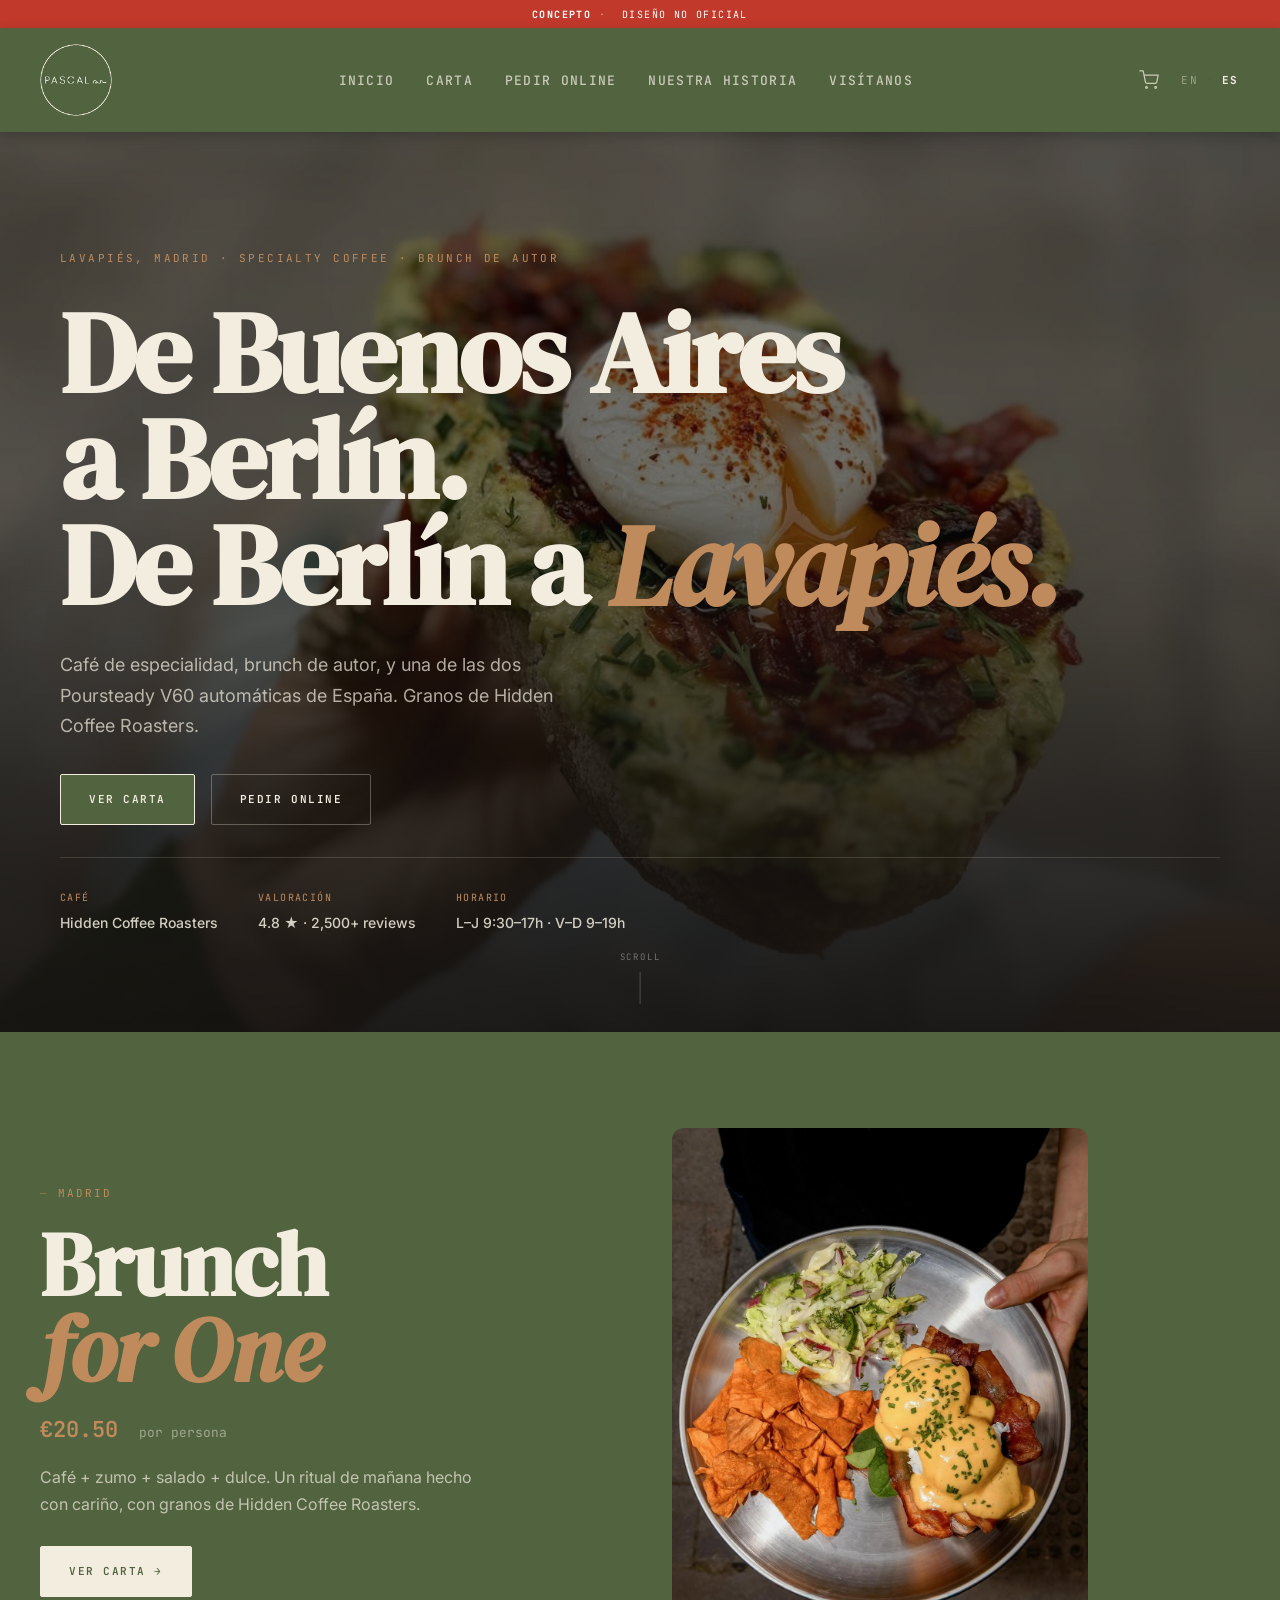
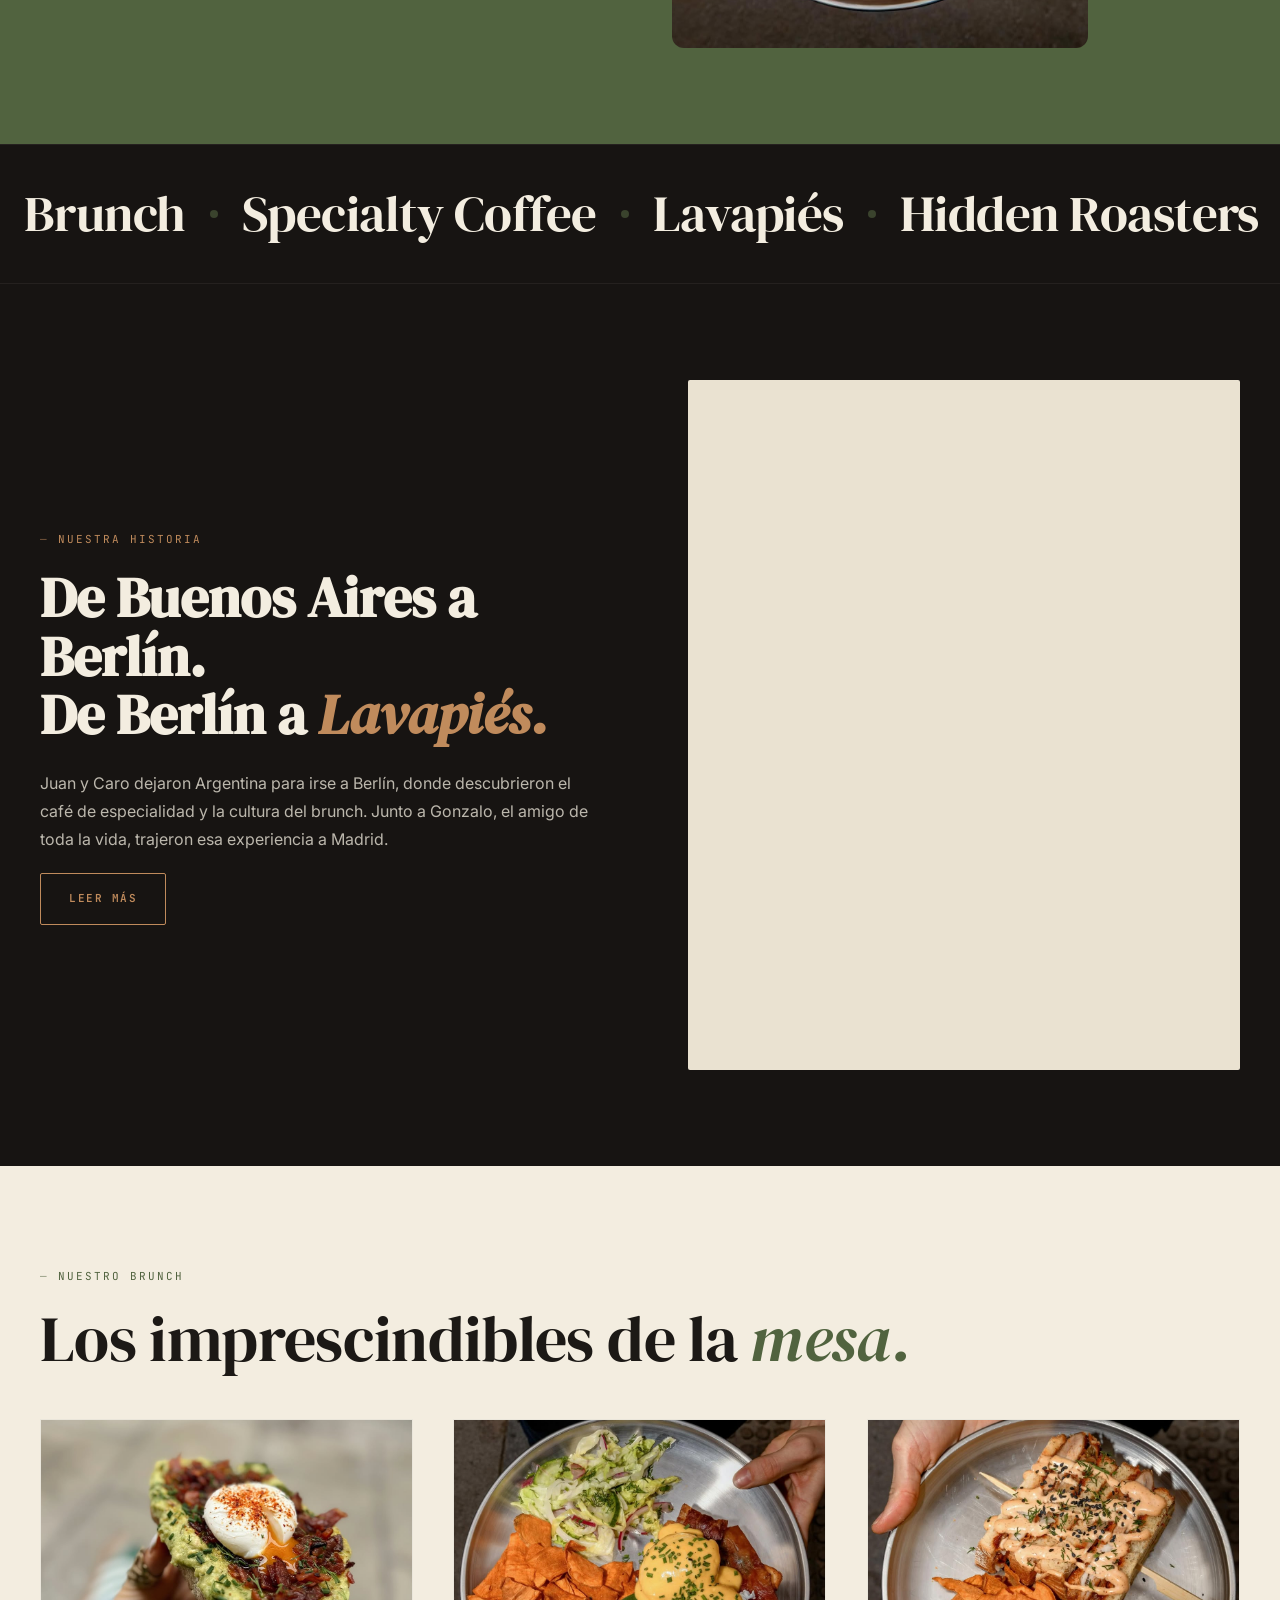
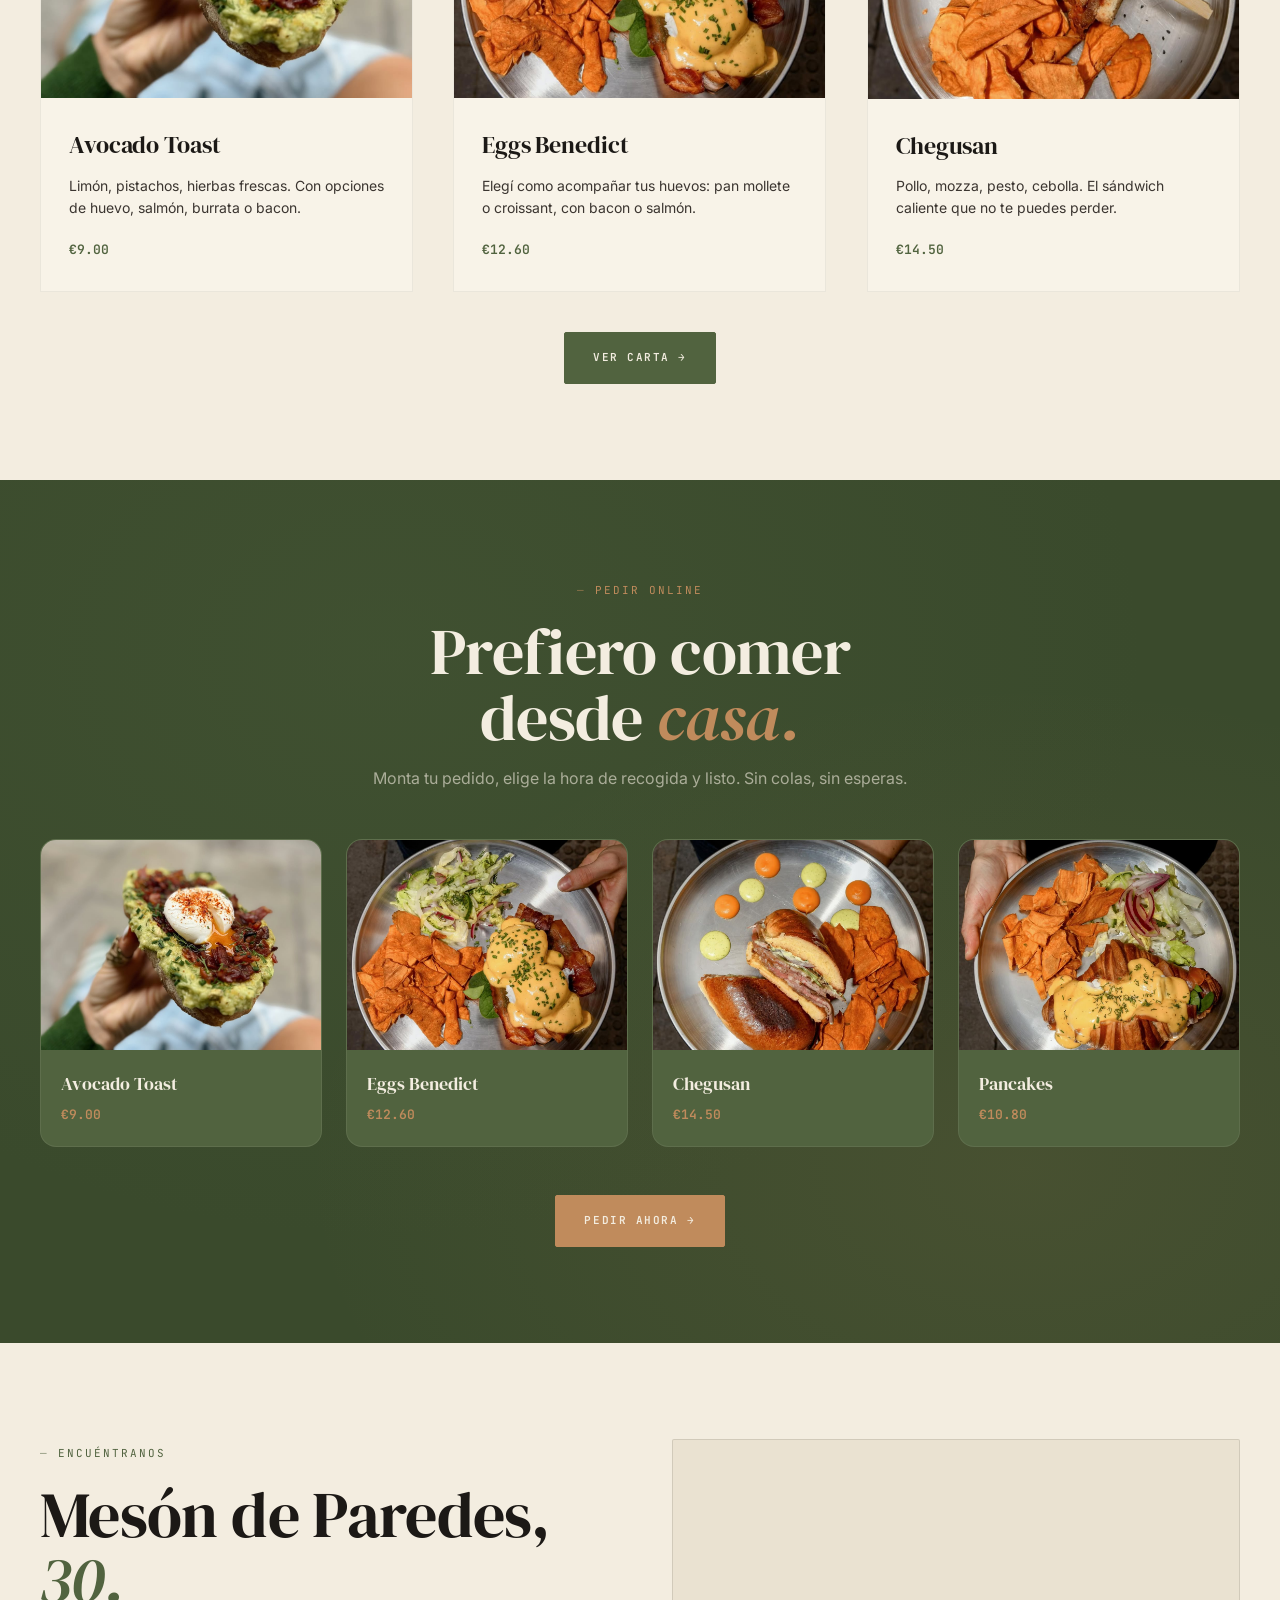
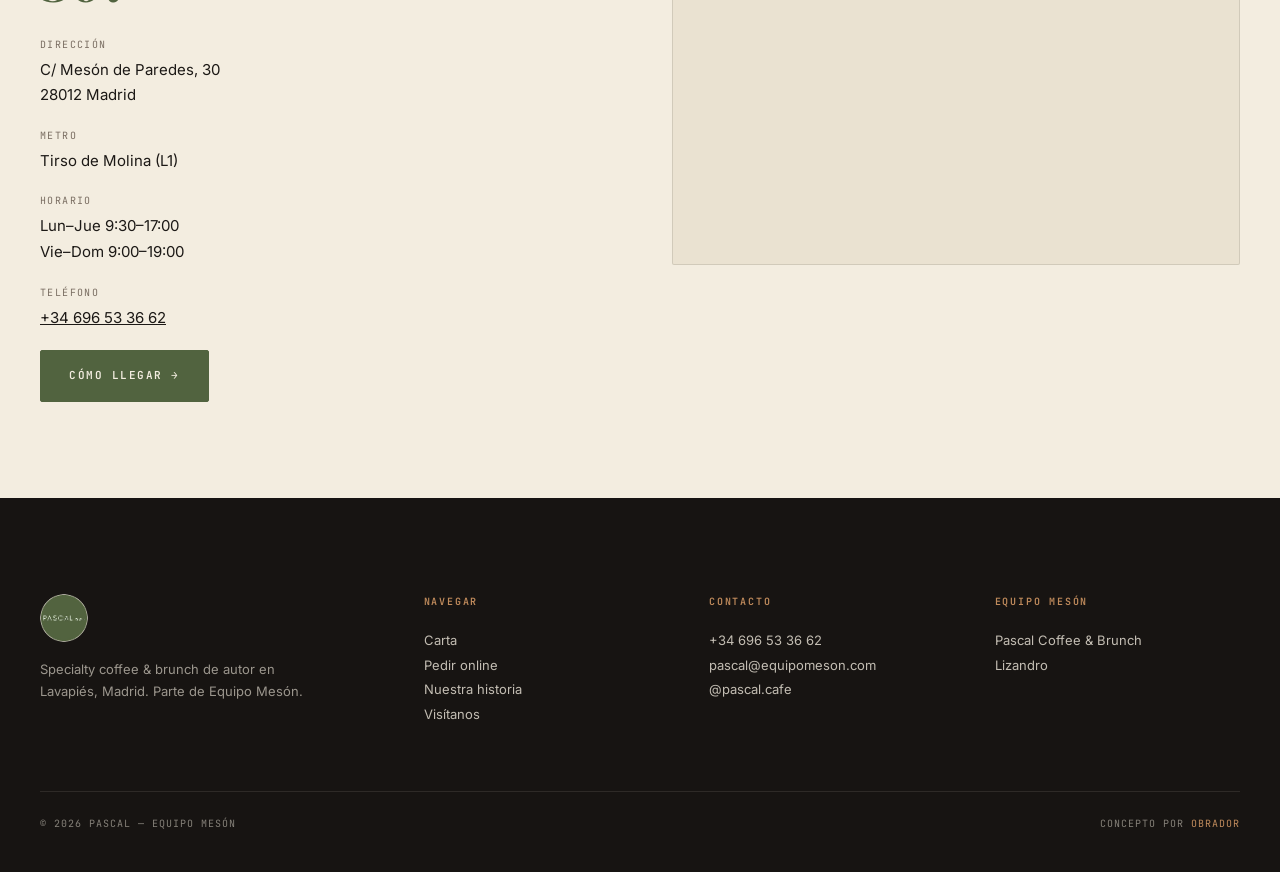
<file: index.html>
<!DOCTYPE html>
<html lang="es" class="lang-es">
<head>
  <meta charset="UTF-8">
  <meta name="viewport" content="width=device-width,initial-scale=1.0">
  <title>Pascal · Specialty Coffee & Brunch · Lavapiés, Madrid</title>
  <meta name="description" content="Specialty coffee y brunch de autor en el corazón de Lavapiés. Café de Hidden Coffee Roasters, brunch inspirado en Berlín, y una de las dos Poursteady V60 de España.">
  <link rel="icon" type="image/png" href="img/pascal-logo-circle.png">
  <link rel="preconnect" href="https://fonts.googleapis.com">
  <link rel="preconnect" href="https://fonts.gstatic.com" crossorigin>
  <link href="https://fonts.googleapis.com/css2?family=DM+Serif+Display:ital@0;1&family=Inter:wght@300;400;500;600&family=JetBrains+Mono:wght@400;500;600&display=swap" rel="stylesheet">
  <link rel="stylesheet" href="css/style.css?v=3">
</head>
<body>

<!-- Concept banner -->
<div class="concept-banner">
  <strong>Concepto</strong><span class="sep">&middot;</span>
  <span data-es>Diseño no oficial</span>
  <span data-en>Unofficial design</span>
</div>
<div class="banner-spacer"></div>
<div class="scroll-progress"></div>
<div class="custom-cursor"></div>

<!-- Nav -->
<nav class="nav">
  <a href="index.html" class="nav-logo"><img src="img/pascal-logo-circle.png" alt="Pascal"></a>
  <ul class="nav-links">
    <li><a href="index.html" data-es>Inicio</a><a href="index.html" data-en>Home</a></li>
    <li><a href="carta.html" data-es>Carta</a><a href="carta.html" data-en>Menu</a></li>
    <li><a href="tienda.html" data-es>Pedir online</a><a href="tienda.html" data-en>Order online</a></li>
    <li><a href="nuestra-historia.html" data-es>Nuestra historia</a><a href="nuestra-historia.html" data-en>Our story</a></li>
    <li><a href="visitanos.html" data-es>Visítanos</a><a href="visitanos.html" data-en>Visit</a></li>
  </ul>
  <div class="nav-right">
    <button class="nav-cart" aria-label="Cart">
      <svg xmlns="http://www.w3.org/2000/svg" viewBox="0 0 24 24" fill="none" stroke="currentColor" stroke-width="1.5" stroke-linecap="round" stroke-linejoin="round"><circle cx="9" cy="21" r="1"/><circle cx="20" cy="21" r="1"/><path d="M1 1h4l2.68 13.39a2 2 0 0 0 2 1.61h9.72a2 2 0 0 0 2-1.61L23 6H6"/></svg>
      <span class="cart-count"></span>
    </button>
    <div class="lang-toggle">
      <button data-lang="en">EN</button><span class="sep">&middot;</span><button data-lang="es">ES</button>
    </div>
    <button class="hamburger" aria-label="Menu"><span></span><span></span><span></span></button>
  </div>
</nav>

<!-- Mobile menu -->
<div class="mobile-menu">
  <a href="index.html" data-es>Inicio</a><a href="index.html" data-en>Home</a>
  <a href="carta.html" data-es>Carta</a><a href="carta.html" data-en>Menu</a>
  <a href="tienda.html" data-es>Pedir online</a><a href="tienda.html" data-en>Order online</a>
  <a href="nuestra-historia.html" data-es>Nuestra historia</a><a href="nuestra-historia.html" data-en>Our story</a>
  <a href="visitanos.html" data-es>Visítanos</a><a href="visitanos.html" data-en>Visit</a>
</div>

<!-- ============ HERO — FULL BLEED ============ -->
<section class="hero">
  <div class="hero-bg">
    <video autoplay muted loop playsinline poster="img/food-avocado-toast.jpg">
      <source src="img/pascal-pancakes.mp4" type="video/mp4">
    </video>
  </div>
  <div class="hero-overlay"></div>
  <div class="hero-inner">
    <div class="hero-overline">
      <span data-es>Lavapiés, Madrid · Specialty coffee · Brunch de autor</span>
      <span data-en>Lavapiés, Madrid · Specialty coffee · Signature brunch</span>
    </div>
    <h1 class="hero-title" data-es>De Buenos Aires<br>a Berlín.<br>De Berlín a <em>Lavapiés.</em></h1>
    <h1 class="hero-title" data-en>From Buenos Aires<br>to Berlin.<br>From Berlin to <em>Lavapiés.</em></h1>
    <p class="hero-sub" data-es>Café de especialidad, brunch de autor, y una de las dos Poursteady V60 automáticas de España. Granos de Hidden Coffee Roasters.</p>
    <p class="hero-sub" data-en>Specialty coffee, signature brunch, and one of only two Poursteady V60 machines in Spain. Beans by Hidden Coffee Roasters.</p>
    <div class="hero-ctas">
      <a href="carta.html" class="btn magnetic" data-es>Ver carta</a><a href="carta.html" class="btn magnetic" data-en>See menu</a>
      <a href="tienda.html" class="btn btn-ghost magnetic" data-es>Pedir online</a><a href="tienda.html" class="btn btn-ghost magnetic" data-en>Online shop</a>
    </div>
    <div class="hero-meta">
      <div class="item">
        <span class="k" data-es>Café</span><span class="k" data-en>Coffee</span>
        <span class="v">Hidden Coffee Roasters</span>
      </div>
      <div class="item">
        <span class="k" data-es>Valoración</span><span class="k" data-en>Rating</span>
        <span class="v">4.8 &starf; · 2,500+ reviews</span>
      </div>
      <div class="item">
        <span class="k" data-es>Horario</span><span class="k" data-en>Hours</span>
        <span class="v">L–J 9:30–17h · V–D 9–19h</span>
      </div>
    </div>
  </div>
  <div class="hero-scroll">
    <span>Scroll</span>
    <div class="line"></div>
  </div>
</section>

<!-- ============ BRUNCH FOR ONE BANNER ============ -->
<section class="brunch-banner">
  <div class="brunch-banner-inner">
    <div class="brunch-banner-text reveal-left reveal">
      <span class="section-label" style="color:var(--terra)">Madrid</span>
      <h2 class="brunch-banner-title" data-es>Brunch<br><em>for One</em></h2>
      <h2 class="brunch-banner-title" data-en>Brunch<br><em>for One</em></h2>
      <div class="brunch-banner-price">&euro;20.50 <span data-es>por persona</span><span data-en>per person</span></div>
      <p data-es>Café + zumo + salado + dulce. Un ritual de mañana hecho con cariño, con granos de Hidden Coffee Roasters.</p>
      <p data-en>Coffee + juice + savoury + sweet. A complete morning ritual crafted with care, featuring specialty beans from Hidden Coffee Roasters.</p>
      <a href="carta.html" class="btn btn-cream magnetic" data-es>Ver carta &rarr;</a>
      <a href="carta.html" class="btn btn-cream magnetic" data-en>View menu &rarr;</a>
    </div>
    <div class="brunch-banner-img reveal-right reveal">
      <img src="img/food-eggs-benedict.jpg" alt="Brunch for One">
    </div>
  </div>
</section>

<!-- ============ TEXT MARQUEE ============ -->
<div class="marquee">
  <div class="marquee-inner">
    <span class="marquee-word">Brunch</span>
    <span class="marquee-dot"></span>
    <span class="marquee-word">Specialty Coffee</span>
    <span class="marquee-dot"></span>
    <span class="marquee-word">Lavapiés</span>
    <span class="marquee-dot"></span>
    <span class="marquee-word">Hidden Roasters</span>
    <span class="marquee-dot"></span>
    <span class="marquee-word">Poursteady V60</span>
    <span class="marquee-dot"></span>
    <span class="marquee-word">Pancakes</span>
    <span class="marquee-dot"></span>
    <span class="marquee-word">Equipo Mesón</span>
    <span class="marquee-dot"></span>
    <span class="marquee-word">Berlín</span>
    <span class="marquee-dot"></span>
    <!-- duplicate for seamless loop -->
    <span class="marquee-word">Brunch</span>
    <span class="marquee-dot"></span>
    <span class="marquee-word">Specialty Coffee</span>
    <span class="marquee-dot"></span>
    <span class="marquee-word">Lavapiés</span>
    <span class="marquee-dot"></span>
    <span class="marquee-word">Hidden Roasters</span>
    <span class="marquee-dot"></span>
    <span class="marquee-word">Poursteady V60</span>
    <span class="marquee-dot"></span>
    <span class="marquee-word">Pancakes</span>
    <span class="marquee-dot"></span>
    <span class="marquee-word">Equipo Mesón</span>
    <span class="marquee-dot"></span>
    <span class="marquee-word">Berlín</span>
    <span class="marquee-dot"></span>
  </div>
</div>

<!-- ============ ABOUT STRIP ============ -->
<section class="about-strip">
  <div class="about-strip-inner">
    <div class="reveal-left reveal">
      <span class="section-label" data-es>Nuestra historia</span>
      <span class="section-label" data-en>Our story</span>
      <h2 data-es>De Buenos Aires a Berlín.<br>De Berlín a <em>Lavapiés.</em></h2>
      <h2 data-en>From Buenos Aires to Berlin.<br>From Berlin to <em>Lavapiés.</em></h2>
      <p data-es>Juan y Caro dejaron Argentina para irse a Berlín, donde descubrieron el café de especialidad y la cultura del brunch. Junto a Gonzalo, el amigo de toda la vida, trajeron esa experiencia a Madrid.</p>
      <p data-en>Juan and Caro left Argentina for Berlin, where they discovered specialty coffee and brunch culture. Together with Gonzalo, a lifelong friend, they brought that experience to Madrid.</p>
      <a href="nuestra-historia.html" class="btn btn-ghost" data-es>Leer más</a>
      <a href="nuestra-historia.html" class="btn btn-ghost" data-en>Read more</a>
    </div>
    <div class="about-photo reveal-right reveal">
      <video autoplay muted loop playsinline>
        <source src="img/pascal-interior.mp4" type="video/mp4">
      </video>
    </div>
  </div>
</section>

<!-- ============ SIGNATURE DISHES ============ -->
<section class="signature">
  <div class="signature-inner">
    <div class="signature-header reveal">
      <span class="section-label" data-es>Nuestro brunch</span>
      <span class="section-label" data-en>Our brunch</span>
      <h2 class="display-m" data-es>Los imprescindibles de la <em>mesa.</em></h2>
      <h2 class="display-m" data-en>House <em>staples.</em></h2>
    </div>
    <div class="sig-grid stagger-children">
      <article class="sig-card tilt-card stagger-item">
        <div class="sig-media"><img src="img/food-avocado-toast.jpg" alt="Avocado Toast"></div>
        <div class="sig-body">
          <h3 class="sig-name">Avocado Toast</h3>
          <p class="sig-desc" data-es>Limón, pistachos, hierbas frescas. Con opciones de huevo, salmón, burrata o bacon.</p>
          <p class="sig-desc" data-en>Lemon zest, pistachios, fresh herbs. Add egg, salmon, burrata or bacon.</p>
          <span class="sig-price">&euro;9.00</span>
        </div>
      </article>
      <article class="sig-card tilt-card stagger-item">
        <div class="sig-media"><img src="img/food-eggs-benedict.jpg" alt="Eggs Benedict"></div>
        <div class="sig-body">
          <h3 class="sig-name">Eggs Benedict</h3>
          <p class="sig-desc" data-es>Elegí como acompañar tus huevos: pan mollete o croissant, con bacon o salmón.</p>
          <p class="sig-desc" data-en>Choose your style: mollete bread or croissant, with bacon or salmon.</p>
          <span class="sig-price">&euro;12.60</span>
        </div>
      </article>
      <article class="sig-card tilt-card stagger-item">
        <div class="sig-media"><img src="img/food-katsu-sando.jpg" alt="Chegusan"></div>
        <div class="sig-body">
          <h3 class="sig-name">Chegusan</h3>
          <p class="sig-desc" data-es>Pollo, mozza, pesto, cebolla. El sándwich caliente que no te puedes perder.</p>
          <p class="sig-desc" data-en>Chicken, mozzarella, pesto, onion. The hot sandwich you can't miss.</p>
          <span class="sig-price">&euro;14.50</span>
        </div>
      </article>
    </div>
    <div style="text-align:center;margin-top:40px" class="reveal">
      <a href="carta.html" class="btn magnetic" data-es>Ver carta &rarr;</a>
      <a href="carta.html" class="btn magnetic" data-en>View menu &rarr;</a>
    </div>
  </div>
</section>

<!-- ============ SHOP TEASER ============ -->
<section class="shop-teaser">
  <div class="shop-teaser-inner reveal">
    <span class="section-label" data-es>Pedir online</span>
    <span class="section-label" data-en>Order online</span>
    <h2 class="display-m" data-es>Prefiero comer<br>desde <em>casa.</em></h2>
    <h2 class="display-m" data-en>I'd rather eat<br>from <em>home.</em></h2>
    <p data-es>Monta tu pedido, elige la hora de recogida y listo. Sin colas, sin esperas.</p>
    <p data-en>Build your order, choose your pickup time and done. No queues, no waiting.</p>
    <div class="shop-preview stagger-children">
      <div class="shop-preview-card tilt-card stagger-item">
        <div class="card-img"><img src="img/food-avocado-toast.jpg" alt="Avocado Toast"></div>
        <div class="card-body">
          <div class="card-name">Avocado Toast</div>
          <div class="card-price">&euro;9.00</div>
        </div>
      </div>
      <div class="shop-preview-card tilt-card stagger-item">
        <div class="card-img"><img src="img/food-eggs-benedict.jpg" alt="Eggs Benedict"></div>
        <div class="card-body">
          <div class="card-name">Eggs Benedict</div>
          <div class="card-price">&euro;12.60</div>
        </div>
      </div>
      <div class="shop-preview-card tilt-card stagger-item">
        <div class="card-img"><img src="img/food-sandwich.jpg" alt="Chegusan"></div>
        <div class="card-body">
          <div class="card-name">Chegusan</div>
          <div class="card-price">&euro;14.50</div>
        </div>
      </div>
      <div class="shop-preview-card tilt-card stagger-item">
        <div class="card-img"><img src="img/food-croissant-benedict.jpg" alt="Pancakes"></div>
        <div class="card-body">
          <div class="card-name">Pancakes</div>
          <div class="card-price">&euro;10.80</div>
        </div>
      </div>
    </div>
    <a href="tienda.html" class="btn btn-terra" data-es>Pedir ahora &rarr;</a>
    <a href="tienda.html" class="btn btn-terra" data-en>Order now &rarr;</a>
  </div>
</section>

<!-- ============ LOCATION ============ -->
<section class="location">
  <div class="location-inner">
    <div class="location-info reveal-left reveal">
      <span class="section-label" data-es>Encuéntranos</span>
      <span class="section-label" data-en>Find us</span>
      <h2 class="display-m" data-es>Mesón de Paredes, <em>30.</em></h2>
      <h2 class="display-m" data-en>Mesón de Paredes, <em>30.</em></h2>
      <div class="location-detail">
        <span class="label" data-es>Dirección</span><span class="label" data-en>Address</span>
        <span class="value">C/ Mesón de Paredes, 30<br>28012 Madrid</span>
      </div>
      <div class="location-detail">
        <span class="label">Metro</span>
        <span class="value">Tirso de Molina (L1)</span>
      </div>
      <div class="location-detail">
        <span class="label" data-es>Horario</span><span class="label" data-en>Hours</span>
        <span class="value" data-es>Lun–Jue 9:30–17:00<br>Vie–Dom 9:00–19:00</span>
        <span class="value" data-en>Mon–Thu 9:30–17:00<br>Fri–Sun 9:00–19:00</span>
      </div>
      <div class="location-detail">
        <span class="label" data-es>Teléfono</span><span class="label" data-en>Phone</span>
        <span class="value"><a href="tel:+34696533662">+34 696 53 36 62</a></span>
      </div>
      <a href="https://maps.google.com/?q=Pascal+Cafe+Madrid+Meson+de+Paredes+30" target="_blank" class="btn" data-es>Cómo llegar &rarr;</a>
      <a href="https://maps.google.com/?q=Pascal+Cafe+Madrid+Meson+de+Paredes+30" target="_blank" class="btn" data-en>Get directions &rarr;</a>
    </div>
    <div class="location-map reveal-right reveal">
      <iframe src="https://www.google.com/maps/embed?pb=!1m18!1m12!1m3!1d3037.8!2d-3.7033!3d40.4095!2m3!1f0!2f0!3f0!3m2!1i1024!2i768!4f13.1!3m3!1m2!1s0x0%3A0x0!2zNDDCsDI0JzM0LjIiTiAzwrA0MicxMS45Ilc!5e0!3m2!1ses!2ses!4v1" allowfullscreen loading="lazy"></iframe>
    </div>
  </div>
</section>

<!-- ============ FOOTER ============ -->
<footer class="footer">
  <div class="footer-grid">
    <div class="footer-brand">
      <div class="footer-logo"><img src="img/pascal-logo-circle.png" alt="Pascal"></div>
      <p data-es>Specialty coffee & brunch de autor en Lavapiés, Madrid. Parte de Equipo Mesón.</p>
      <p data-en>Specialty coffee & signature brunch in Lavapiés, Madrid. Part of Equipo Mesón.</p>
    </div>
    <div>
      <h4 data-es>Navegar</h4><h4 data-en>Navigate</h4>
      <ul>
        <li><a href="carta.html" data-es>Carta</a><a href="carta.html" data-en>Menu</a></li>
        <li><a href="tienda.html" data-es>Pedir online</a><a href="tienda.html" data-en>Order online</a></li>
        <li><a href="nuestra-historia.html" data-es>Nuestra historia</a><a href="nuestra-historia.html" data-en>Our story</a></li>
        <li><a href="visitanos.html" data-es>Visítanos</a><a href="visitanos.html" data-en>Visit</a></li>
      </ul>
    </div>
    <div>
      <h4 data-es>Contacto</h4><h4 data-en>Contact</h4>
      <ul>
        <li><a href="tel:+34696533662">+34 696 53 36 62</a></li>
        <li><a href="mailto:pascal@equipomeson.com">pascal@equipomeson.com</a></li>
        <li><a href="https://instagram.com/pascal.cafe" target="_blank">@pascal.cafe</a></li>
      </ul>
    </div>
    <div>
      <h4>Equipo Mesón</h4>
      <ul>
        <li><a href="#">Pascal Coffee & Brunch</a></li>
        <li><a href="#">Lizandro</a></li>
      </ul>
    </div>
  </div>
  <div class="footer-bottom">
    <span>&copy; 2026 Pascal — Equipo Mesón</span>
    <span data-es>Concepto por <a href="https://obradorweb.com" target="_blank" style="color:var(--terra);text-decoration:none">Obrador</a></span>
    <span data-en>Concept by <a href="https://obradorweb.com" target="_blank" style="color:var(--terra);text-decoration:none">Obrador</a></span>
  </div>
</footer>

<!-- Cart sidebar -->
<div class="cart-overlay"></div>
<div class="cart-sidebar">
  <div class="cart-header">
    <h3 data-es>Tu carrito</h3><h3 data-en>Your cart</h3>
    <button class="cart-close">&times;</button>
  </div>
  <div class="cart-items"></div>
  <div class="cart-footer">
    <div class="cart-total">
      <span class="total-label">Total</span>
      <span class="total-price">&euro;0.00</span>
    </div>
    <button class="checkout-btn" data-es>Tramitar pedido</button>
    <button class="checkout-btn" data-en>Checkout</button>
  </div>
</div>

<script src="js/lang.js"></script>
<script src="js/shop.js"></script>
<script src="js/animations.js"></script>
</body>
</html>
</file>
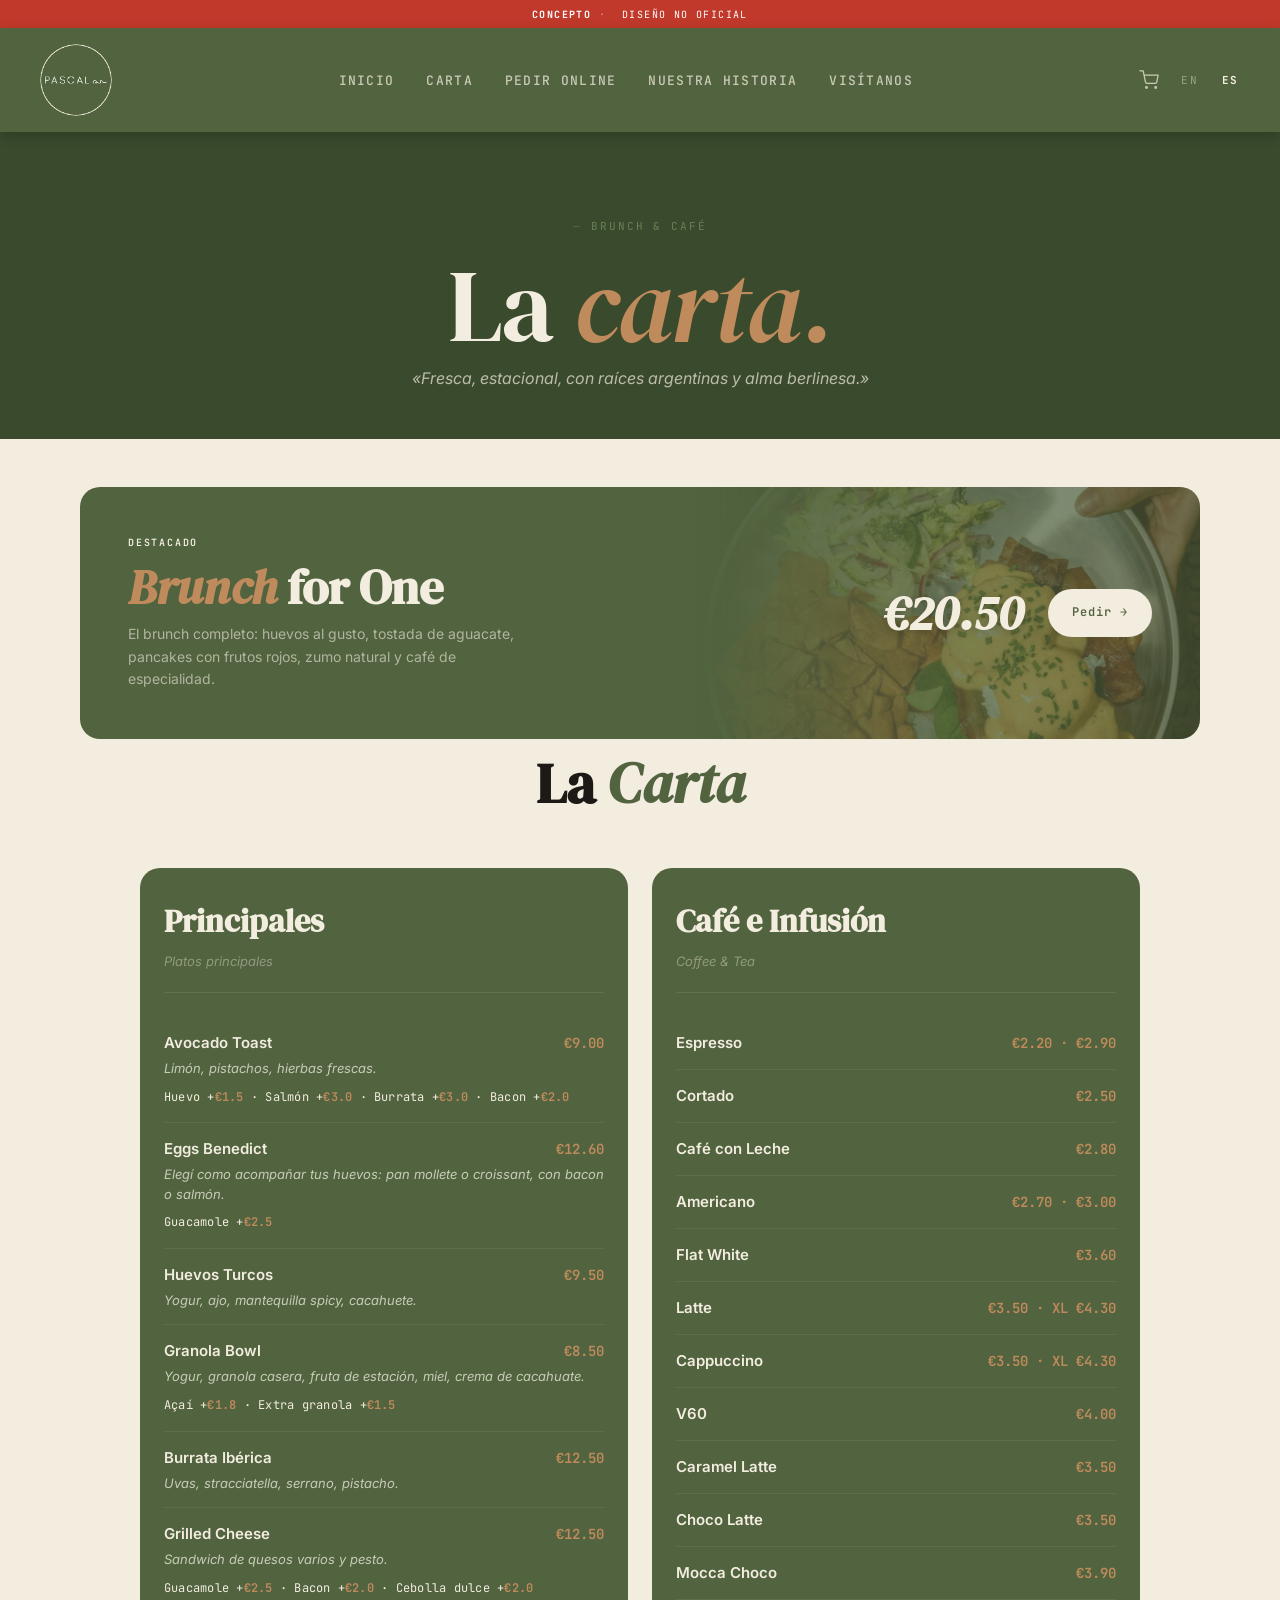
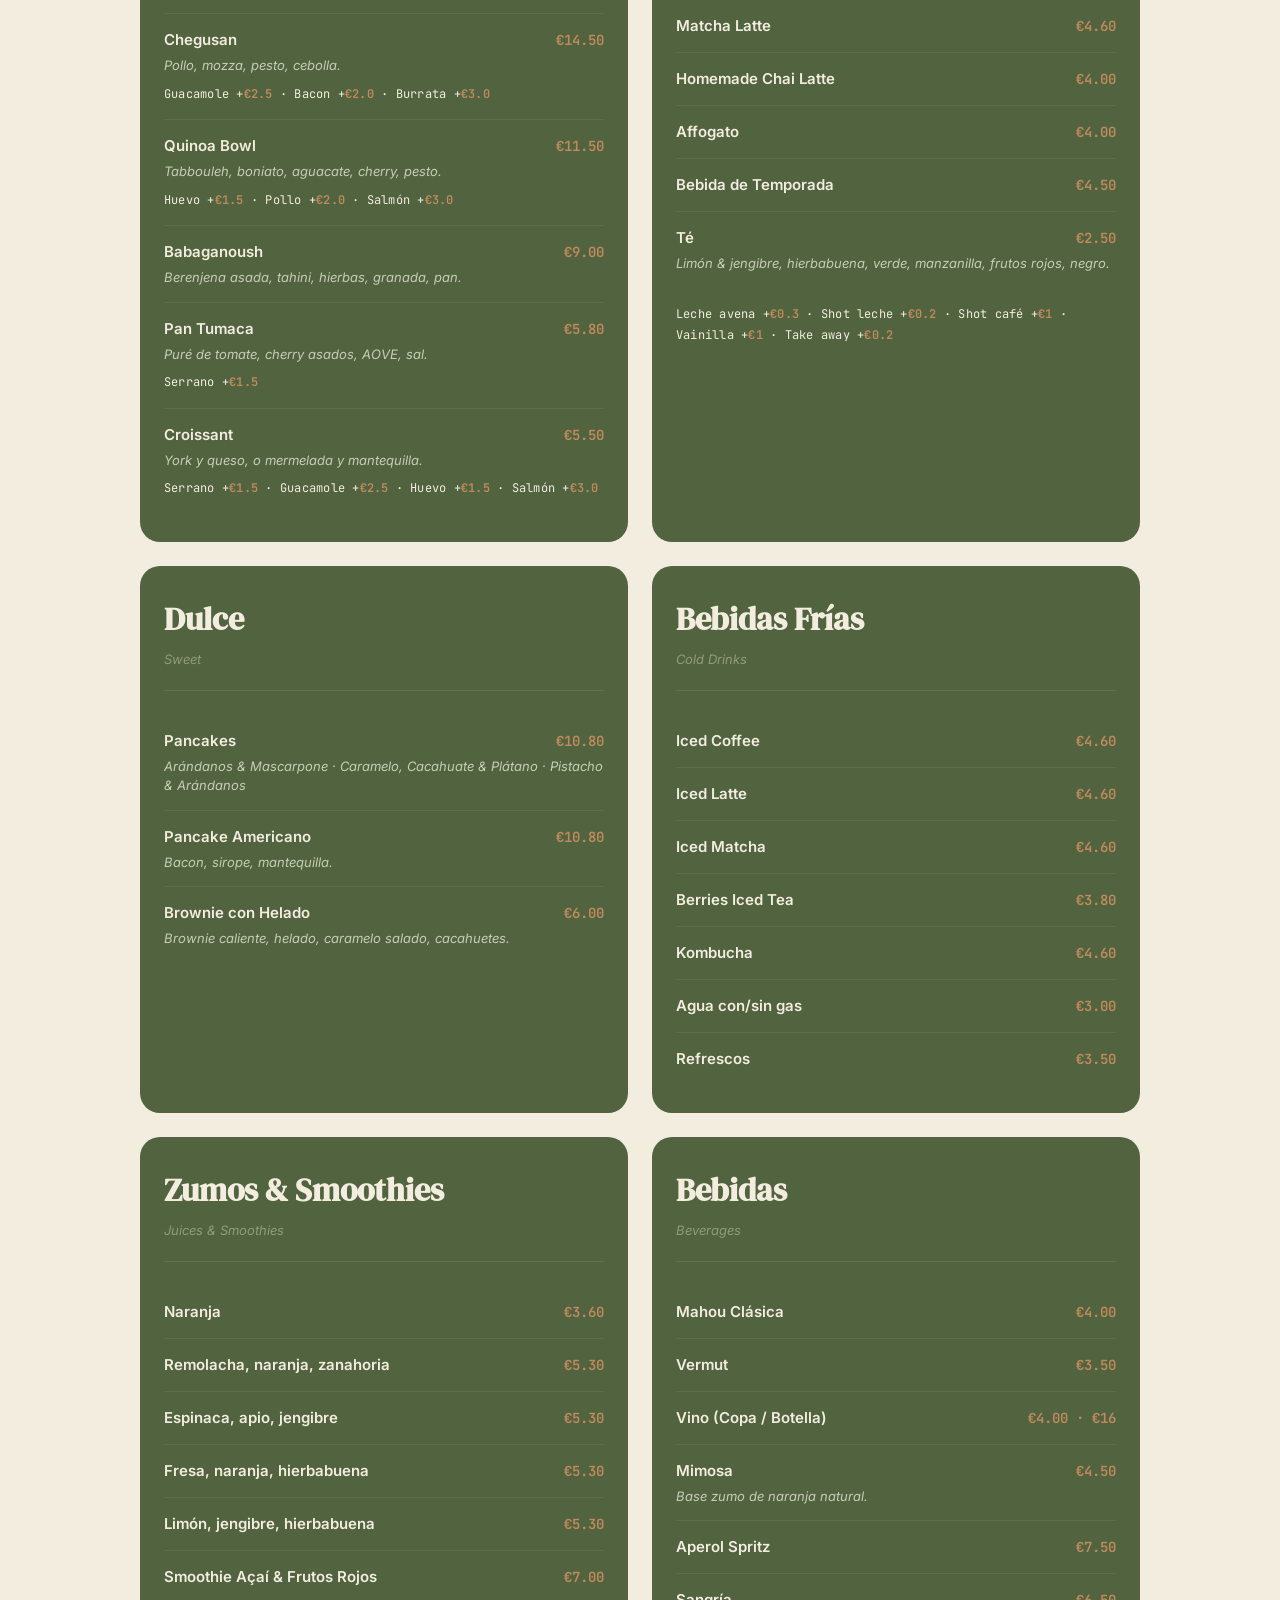
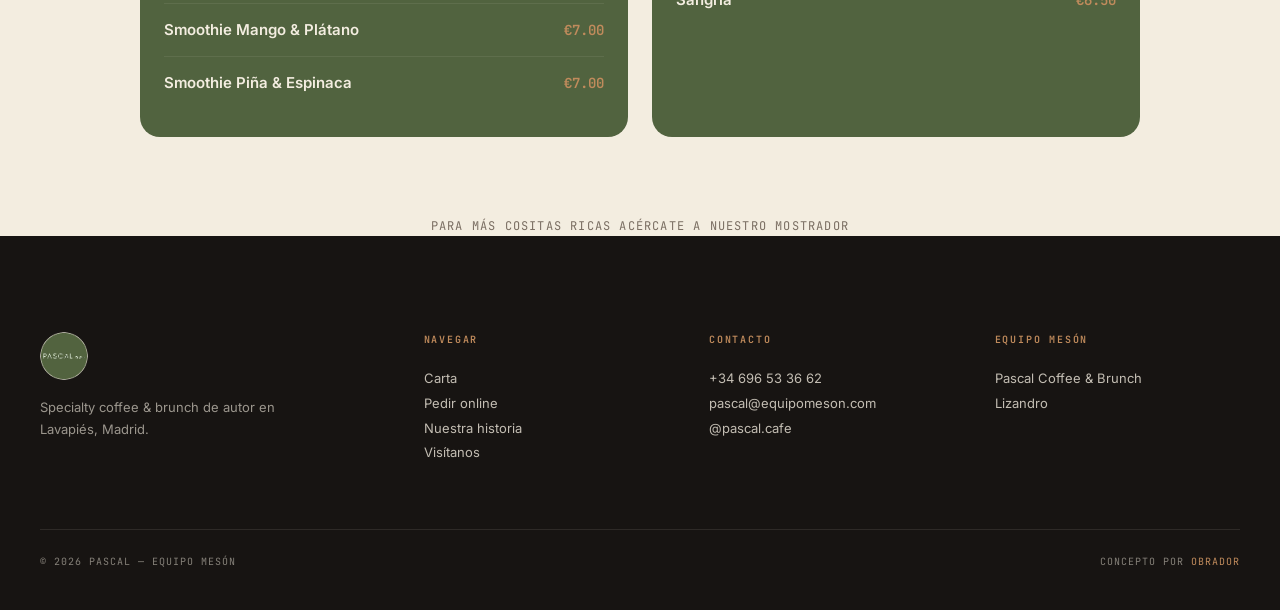
<file: carta.html>
<!DOCTYPE html>
<html lang="es" class="lang-es">
<head>
  <meta charset="UTF-8">
  <meta name="viewport" content="width=device-width,initial-scale=1.0">
  <title>Carta · Pascal · Specialty Coffee & Brunch</title>
  <meta name="description" content="Carta de Pascal Café — brunch de autor, specialty coffee, repostería casera. Lavapiés, Madrid.">
  <link rel="icon" type="image/png" href="img/pascal-logo-circle.png">
  <link rel="preconnect" href="https://fonts.googleapis.com">
  <link rel="preconnect" href="https://fonts.gstatic.com" crossorigin>
  <link href="https://fonts.googleapis.com/css2?family=DM+Serif+Display:ital@0;1&family=Inter:wght@300;400;500;600&family=JetBrains+Mono:wght@400;500;600&display=swap" rel="stylesheet">
  <link rel="stylesheet" href="css/style.css?v=3">
</head>
<body>

<div class="concept-banner">
  <strong>Concepto</strong><span class="sep">&middot;</span>
  <span data-es>Diseño no oficial</span><span data-en>Unofficial design</span>
</div>
<div class="banner-spacer"></div>
<div class="scroll-progress"></div>
<div class="custom-cursor"></div>

<nav class="nav">
  <a href="index.html" class="nav-logo"><img src="img/pascal-logo-circle.png" alt="Pascal"></a>
  <ul class="nav-links">
    <li><a href="index.html" data-es>Inicio</a><a href="index.html" data-en>Home</a></li>
    <li><a href="carta.html" data-es>Carta</a><a href="carta.html" data-en>Menu</a></li>
    <li><a href="tienda.html" data-es>Pedir online</a><a href="tienda.html" data-en>Order online</a></li>
    <li><a href="nuestra-historia.html" data-es>Nuestra historia</a><a href="nuestra-historia.html" data-en>Our story</a></li>
    <li><a href="visitanos.html" data-es>Visítanos</a><a href="visitanos.html" data-en>Visit</a></li>
  </ul>
  <div class="nav-right">
    <button class="nav-cart" aria-label="Cart">
      <svg xmlns="http://www.w3.org/2000/svg" viewBox="0 0 24 24" fill="none" stroke="currentColor" stroke-width="1.5" stroke-linecap="round" stroke-linejoin="round"><circle cx="9" cy="21" r="1"/><circle cx="20" cy="21" r="1"/><path d="M1 1h4l2.68 13.39a2 2 0 0 0 2 1.61h9.72a2 2 0 0 0 2-1.61L23 6H6"/></svg>
      <span class="cart-count"></span>
    </button>
    <div class="lang-toggle">
      <button data-lang="en">EN</button><span class="sep">&middot;</span><button data-lang="es">ES</button>
    </div>
    <button class="hamburger" aria-label="Menu"><span></span><span></span><span></span></button>
  </div>
</nav>
<div class="mobile-menu">
  <a href="index.html" data-es>Inicio</a><a href="index.html" data-en>Home</a>
  <a href="carta.html" data-es>Carta</a><a href="carta.html" data-en>Menu</a>
  <a href="tienda.html" data-es>Pedir online</a><a href="tienda.html" data-en>Order online</a>
  <a href="nuestra-historia.html" data-es>Nuestra historia</a><a href="nuestra-historia.html" data-en>Our story</a>
  <a href="visitanos.html" data-es>Visítanos</a><a href="visitanos.html" data-en>Visit</a>
</div>

<!-- ============ CARTA HERO ============ -->
<section class="carta-hero">
  <span class="section-label" data-es>Brunch &amp; café</span>
  <span class="section-label" data-en>Brunch &amp; coffee</span>
  <h1 class="display-l" data-es>La <em>carta.</em></h1>
  <h1 class="display-l" data-en>The <em>menu.</em></h1>
  <p data-es>&laquo;Fresca, estacional, con raíces argentinas y alma berlinesa.&raquo;</p>
  <p data-en>&laquo;Fresh, seasonal, with Argentine roots and a Berlin soul.&raquo;</p>
</section>

<!-- ============ FULL CARTA PAGE ============ -->
<div class="carta-page-bg">

  <!-- Brunch for One — horizontal banner -->
  <div class="carta-brunch-banner reveal">
    <div class="banner-left">
      <span class="banner-tag" data-es>Destacado</span>
      <span class="banner-tag" data-en>Featured</span>
      <h2 class="banner-title"><em>Brunch</em> for One</h2>
      <p class="banner-desc" data-es>El brunch completo: huevos al gusto, tostada de aguacate, pancakes con frutos rojos, zumo natural y café de especialidad.</p>
      <p class="banner-desc" data-en>The complete brunch: eggs your way, avocado toast, pancakes with berries, fresh juice and specialty coffee.</p>
    </div>
    <div class="banner-right">
      <span class="banner-price">&euro;20.50</span>
      <a href="tienda.html" class="banner-cta" data-es>Pedir &rarr;</a>
      <a href="tienda.html" class="banner-cta" data-en>Order &rarr;</a>
    </div>
  </div>

  <!-- La Carta heading -->
  <h2 class="carta-heading" data-es>La <em>Carta</em></h2>
  <h2 class="carta-heading" data-en>The <em>Menu</em></h2>

  <!-- Menu grid -->
  <div class="carta-grid">

    <!-- BOX: Principales -->
    <section class="carta-section reveal">
      <h2>Principales</h2>
      <div class="carta-subtitle" data-es>Platos principales</div>
      <div class="carta-subtitle" data-en>Mains</div>
        <div class="carta-items">
          <div class="carta-item">
            <div class="carta-item-head">
              <span class="carta-item-name">Avocado Toast</span>
              <span class="carta-item-price">&euro;9.00</span>
            </div>
            <p class="carta-item-desc" data-es>Limón, pistachos, hierbas frescas.</p>
            <p class="carta-item-desc" data-en>Lemon zest, pistachios, fresh herbs.</p>
            <p class="carta-item-extras" data-es>Huevo +<strong>&euro;1.5</strong> · Salmón +<strong>&euro;3.0</strong> · Burrata +<strong>&euro;3.0</strong> · Bacon +<strong>&euro;2.0</strong></p>
            <p class="carta-item-extras" data-en>Egg +<strong>&euro;1.5</strong> · Salmon +<strong>&euro;3.0</strong> · Burrata +<strong>&euro;3.0</strong> · Bacon +<strong>&euro;2.0</strong></p>
          </div>
          <div class="carta-item">
            <div class="carta-item-head">
              <span class="carta-item-name">Eggs Benedict</span>
              <span class="carta-item-price">&euro;12.60</span>
            </div>
            <p class="carta-item-desc" data-es>Elegí como acompañar tus huevos: pan mollete o croissant, con bacon o salmón.</p>
            <p class="carta-item-desc" data-en>Choose your style: mollete bread or croissant, with bacon or salmon.</p>
            <p class="carta-item-extras">Guacamole +<strong>&euro;2.5</strong></p>
          </div>
          <div class="carta-item">
            <div class="carta-item-head">
              <span class="carta-item-name">Huevos Turcos</span>
              <span class="carta-item-price">&euro;9.50</span>
            </div>
            <p class="carta-item-desc" data-es>Yogur, ajo, mantequilla spicy, cacahuete.</p>
            <p class="carta-item-desc" data-en>Yogurt, garlic, chili butter, peanuts.</p>
          </div>
          <div class="carta-item">
            <div class="carta-item-head">
              <span class="carta-item-name">Granola Bowl</span>
              <span class="carta-item-price">&euro;8.50</span>
            </div>
            <p class="carta-item-desc" data-es>Yogur, granola casera, fruta de estación, miel, crema de cacahuate.</p>
            <p class="carta-item-desc" data-en>Yogurt, house granola, seasonal fruit, honey, peanut butter.</p>
            <p class="carta-item-extras">Açaí +<strong>&euro;1.8</strong> · Extra granola +<strong>&euro;1.5</strong></p>
          </div>
          <div class="carta-item">
            <div class="carta-item-head">
              <span class="carta-item-name">Burrata Ibérica</span>
              <span class="carta-item-price">&euro;12.50</span>
            </div>
            <p class="carta-item-desc" data-es>Uvas, stracciatella, serrano, pistacho.</p>
            <p class="carta-item-desc" data-en>Grapes, stracciatella, serrano ham, pistachio.</p>
          </div>
          <div class="carta-item">
            <div class="carta-item-head">
              <span class="carta-item-name">Grilled Cheese</span>
              <span class="carta-item-price">&euro;12.50</span>
            </div>
            <p class="carta-item-desc" data-es>Sandwich de quesos varios y pesto.</p>
            <p class="carta-item-desc" data-en>Cheese variety sandwich and pesto.</p>
            <p class="carta-item-extras">Guacamole +<strong>&euro;2.5</strong> · Bacon +<strong>&euro;2.0</strong> · Cebolla dulce +<strong>&euro;2.0</strong></p>
          </div>
          <div class="carta-item">
            <div class="carta-item-head">
              <span class="carta-item-name">Chegusan</span>
              <span class="carta-item-price">&euro;14.50</span>
            </div>
            <p class="carta-item-desc" data-es>Pollo, mozza, pesto, cebolla.</p>
            <p class="carta-item-desc" data-en>Chicken, mozzarella, pesto, onion.</p>
            <p class="carta-item-extras">Guacamole +<strong>&euro;2.5</strong> · Bacon +<strong>&euro;2.0</strong> · Burrata +<strong>&euro;3.0</strong></p>
          </div>
          <div class="carta-item">
            <div class="carta-item-head">
              <span class="carta-item-name">Quinoa Bowl</span>
              <span class="carta-item-price">&euro;11.50</span>
            </div>
            <p class="carta-item-desc" data-es>Tabbouleh, boniato, aguacate, cherry, pesto.</p>
            <p class="carta-item-desc" data-en>Tabbouleh, sweet potato, avocado, cherry tomatoes, pesto.</p>
            <p class="carta-item-extras" data-es>Huevo +<strong>&euro;1.5</strong> · Pollo +<strong>&euro;2.0</strong> · Salmón +<strong>&euro;3.0</strong></p>
            <p class="carta-item-extras" data-en>Egg +<strong>&euro;1.5</strong> · Chicken +<strong>&euro;2.0</strong> · Salmon +<strong>&euro;3.0</strong></p>
          </div>
          <div class="carta-item">
            <div class="carta-item-head">
              <span class="carta-item-name">Babaganoush</span>
              <span class="carta-item-price">&euro;9.00</span>
            </div>
            <p class="carta-item-desc" data-es>Berenjena asada, tahini, hierbas, granada, pan.</p>
            <p class="carta-item-desc" data-en>Roasted eggplant, tahini, herbs, pomegranate, bread.</p>
          </div>
          <div class="carta-item">
            <div class="carta-item-head">
              <span class="carta-item-name">Pan Tumaca</span>
              <span class="carta-item-price">&euro;5.80</span>
            </div>
            <p class="carta-item-desc" data-es>Puré de tomate, cherry asados, AOVE, sal.</p>
            <p class="carta-item-desc" data-en>Tomato puree, roasted cherry tomatoes, olive oil, salt.</p>
            <p class="carta-item-extras">Serrano +<strong>&euro;1.5</strong></p>
          </div>
          <div class="carta-item">
            <div class="carta-item-head">
              <span class="carta-item-name">Croissant</span>
              <span class="carta-item-price">&euro;5.50</span>
            </div>
            <p class="carta-item-desc" data-es>York y queso, o mermelada y mantequilla.</p>
            <p class="carta-item-desc" data-en>Ham & cheese, or jam & butter.</p>
            <p class="carta-item-extras">Serrano +<strong>&euro;1.5</strong> · Guacamole +<strong>&euro;2.5</strong> · Huevo +<strong>&euro;1.5</strong> · Salmón +<strong>&euro;3.0</strong></p>
          </div>
        </div>
    </section>

    <!-- BOX: Café e Infusión -->
    <section class="carta-section reveal">
      <h2>Café e Infusión</h2>
      <div class="carta-subtitle">Coffee & Tea</div>
      <div class="carta-items">
        <div class="carta-item"><div class="carta-item-head"><span class="carta-item-name">Espresso</span><span class="carta-item-price">&euro;2.20 · &euro;2.90</span></div></div>
        <div class="carta-item"><div class="carta-item-head"><span class="carta-item-name">Cortado</span><span class="carta-item-price">&euro;2.50</span></div></div>
        <div class="carta-item"><div class="carta-item-head"><span class="carta-item-name">Café con Leche</span><span class="carta-item-price">&euro;2.80</span></div></div>
        <div class="carta-item"><div class="carta-item-head"><span class="carta-item-name">Americano</span><span class="carta-item-price">&euro;2.70 · &euro;3.00</span></div></div>
        <div class="carta-item"><div class="carta-item-head"><span class="carta-item-name">Flat White</span><span class="carta-item-price">&euro;3.60</span></div></div>
        <div class="carta-item"><div class="carta-item-head"><span class="carta-item-name">Latte</span><span class="carta-item-price">&euro;3.50 · XL &euro;4.30</span></div></div>
        <div class="carta-item"><div class="carta-item-head"><span class="carta-item-name">Cappuccino</span><span class="carta-item-price">&euro;3.50 · XL &euro;4.30</span></div></div>
        <div class="carta-item"><div class="carta-item-head"><span class="carta-item-name">V60</span><span class="carta-item-price">&euro;4.00</span></div></div>
        <div class="carta-item"><div class="carta-item-head"><span class="carta-item-name">Caramel Latte</span><span class="carta-item-price">&euro;3.50</span></div></div>
        <div class="carta-item"><div class="carta-item-head"><span class="carta-item-name">Choco Latte</span><span class="carta-item-price">&euro;3.50</span></div></div>
        <div class="carta-item"><div class="carta-item-head"><span class="carta-item-name">Mocca Choco</span><span class="carta-item-price">&euro;3.90</span></div></div>
        <div class="carta-item"><div class="carta-item-head"><span class="carta-item-name">Matcha Latte</span><span class="carta-item-price">&euro;4.60</span></div></div>
        <div class="carta-item"><div class="carta-item-head"><span class="carta-item-name">Homemade Chai Latte</span><span class="carta-item-price">&euro;4.00</span></div></div>
        <div class="carta-item"><div class="carta-item-head"><span class="carta-item-name">Affogato</span><span class="carta-item-price">&euro;4.00</span></div></div>
        <div class="carta-item"><div class="carta-item-head"><span class="carta-item-name" data-es>Bebida de Temporada</span><span class="carta-item-name" data-en>Seasonal Drink</span><span class="carta-item-price">&euro;4.50</span></div></div>
        <div class="carta-item">
          <div class="carta-item-head"><span class="carta-item-name">Té</span><span class="carta-item-price">&euro;2.50</span></div>
          <p class="carta-item-desc" data-es>Limón & jengibre, hierbabuena, verde, manzanilla, frutos rojos, negro.</p>
          <p class="carta-item-desc" data-en>Lemon & ginger, spearmint, green, chamomile, berries, black.</p>
        </div>
      </div>
      <p class="carta-item-extras" style="margin-top:16px" data-es>Leche avena +<strong>&euro;0.3</strong> · Shot leche +<strong>&euro;0.2</strong> · Shot café +<strong>&euro;1</strong> · Vainilla +<strong>&euro;1</strong> · Take away +<strong>&euro;0.2</strong></p>
      <p class="carta-item-extras" style="margin-top:16px" data-en>Oat milk +<strong>&euro;0.3</strong> · Milk shot +<strong>&euro;0.2</strong> · Coffee shot +<strong>&euro;1</strong> · Vanilla +<strong>&euro;1</strong> · Take away +<strong>&euro;0.2</strong></p>
    </section>

    <!-- BOX: Dulce -->
    <section class="carta-section reveal">
      <h2>Dulce</h2>
      <div class="carta-subtitle">Sweet</div>
        <div class="carta-items">
          <div class="carta-item">
            <div class="carta-item-head">
              <span class="carta-item-name">Pancakes</span>
              <span class="carta-item-price">&euro;10.80</span>
            </div>
            <p class="carta-item-desc" data-es>Arándanos & Mascarpone · Caramelo, Cacahuate & Plátano · Pistacho & Arándanos</p>
            <p class="carta-item-desc" data-en>Blueberry & Mascarpone · Caramel, Peanut & Banana · Pistachio & Blueberry</p>
          </div>
          <div class="carta-item">
            <div class="carta-item-head">
              <span class="carta-item-name">Pancake Americano</span>
              <span class="carta-item-price">&euro;10.80</span>
            </div>
            <p class="carta-item-desc" data-es>Bacon, sirope, mantequilla.</p>
            <p class="carta-item-desc" data-en>Bacon, syrup, butter.</p>
          </div>
          <div class="carta-item">
            <div class="carta-item-head">
              <span class="carta-item-name">Brownie con Helado</span>
              <span class="carta-item-price">&euro;6.00</span>
            </div>
            <p class="carta-item-desc" data-es>Brownie caliente, helado, caramelo salado, cacahuetes.</p>
            <p class="carta-item-desc" data-en>Hot brownie, gelato, salted caramel, peanuts.</p>
          </div>
        </div>
    </section>

    <!-- BOX: Bebidas frías -->
    <section class="carta-section reveal">
      <h2>Bebidas Frías</h2>
      <div class="carta-subtitle">Cold Drinks</div>
        <div class="carta-items">
          <div class="carta-item">
            <div class="carta-item-head">
              <span class="carta-item-name">Iced Coffee</span>
              <span class="carta-item-price">&euro;4.60</span>
            </div>
          </div>
          <div class="carta-item">
            <div class="carta-item-head">
              <span class="carta-item-name">Iced Latte</span>
              <span class="carta-item-price">&euro;4.60</span>
            </div>
          </div>
          <div class="carta-item">
            <div class="carta-item-head">
              <span class="carta-item-name">Iced Matcha</span>
              <span class="carta-item-price">&euro;4.60</span>
            </div>
          </div>
          <div class="carta-item">
            <div class="carta-item-head">
              <span class="carta-item-name">Berries Iced Tea</span>
              <span class="carta-item-price">&euro;3.80</span>
            </div>
          </div>
          <div class="carta-item">
            <div class="carta-item-head">
              <span class="carta-item-name">Kombucha</span>
              <span class="carta-item-price">&euro;4.60</span>
            </div>
          </div>
          <div class="carta-item">
            <div class="carta-item-head">
              <span class="carta-item-name" data-es>Agua con/sin gas</span>
              <span class="carta-item-name" data-en>Still/Sparkling water</span>
              <span class="carta-item-price">&euro;3.00</span>
            </div>
          </div>
          <div class="carta-item">
            <div class="carta-item-head">
              <span class="carta-item-name">Refrescos</span>
              <span class="carta-item-price">&euro;3.50</span>
            </div>
          </div>
        </div>
    </section>

    <!-- BOX: Zumos & Smoothies -->
    <section class="carta-section reveal">
      <h2>Zumos & Smoothies</h2>
      <div class="carta-subtitle">Juices & Smoothies</div>
        <div class="carta-items">
          <div class="carta-item">
            <div class="carta-item-head">
              <span class="carta-item-name">Naranja</span>
              <span class="carta-item-price">&euro;3.60</span>
            </div>
          </div>
          <div class="carta-item">
            <div class="carta-item-head">
              <span class="carta-item-name" data-es>Remolacha, naranja, zanahoria</span>
              <span class="carta-item-name" data-en>Beetroot, orange, carrot</span>
              <span class="carta-item-price">&euro;5.30</span>
            </div>
          </div>
          <div class="carta-item">
            <div class="carta-item-head">
              <span class="carta-item-name" data-es>Espinaca, apio, jengibre</span>
              <span class="carta-item-name" data-en>Spinach, celery, ginger</span>
              <span class="carta-item-price">&euro;5.30</span>
            </div>
          </div>
          <div class="carta-item">
            <div class="carta-item-head">
              <span class="carta-item-name" data-es>Fresa, naranja, hierbabuena</span>
              <span class="carta-item-name" data-en>Strawberry, orange, spearmint</span>
              <span class="carta-item-price">&euro;5.30</span>
            </div>
          </div>
          <div class="carta-item">
            <div class="carta-item-head">
              <span class="carta-item-name" data-es>Limón, jengibre, hierbabuena</span>
              <span class="carta-item-name" data-en>Lemon, ginger, spearmint</span>
              <span class="carta-item-price">&euro;5.30</span>
            </div>
          </div>
          <div class="carta-item">
            <div class="carta-item-head">
              <span class="carta-item-name" data-es>Smoothie Açaí & Frutos Rojos</span>
              <span class="carta-item-name" data-en>Açaí & Berries Smoothie</span>
              <span class="carta-item-price">&euro;7.00</span>
            </div>
          </div>
          <div class="carta-item">
            <div class="carta-item-head">
              <span class="carta-item-name" data-es>Smoothie Mango & Plátano</span>
              <span class="carta-item-name" data-en>Mango & Banana Smoothie</span>
              <span class="carta-item-price">&euro;7.00</span>
            </div>
          </div>
          <div class="carta-item">
            <div class="carta-item-head">
              <span class="carta-item-name" data-es>Smoothie Piña & Espinaca</span>
              <span class="carta-item-name" data-en>Pineapple & Spinach Smoothie</span>
              <span class="carta-item-price">&euro;7.00</span>
            </div>
          </div>
        </div>
    </section>

    <!-- BOX: Bebidas -->
    <section class="carta-section reveal">
      <h2>Bebidas</h2>
      <div class="carta-subtitle">Beverages</div>
        <div class="carta-items">
          <div class="carta-item">
            <div class="carta-item-head">
              <span class="carta-item-name">Mahou Clásica</span>
              <span class="carta-item-price">&euro;4.00</span>
            </div>
          </div>
          <div class="carta-item">
            <div class="carta-item-head">
              <span class="carta-item-name">Vermut</span>
              <span class="carta-item-price">&euro;3.50</span>
            </div>
          </div>
          <div class="carta-item">
            <div class="carta-item-head">
              <span class="carta-item-name" data-es>Vino (Copa / Botella)</span>
              <span class="carta-item-name" data-en>Wine (Glass / Bottle)</span>
              <span class="carta-item-price">&euro;4.00 · &euro;16</span>
            </div>
          </div>
          <div class="carta-item">
            <div class="carta-item-head">
              <span class="carta-item-name">Mimosa</span>
              <span class="carta-item-price">&euro;4.50</span>
            </div>
            <p class="carta-item-desc" data-es>Base zumo de naranja natural.</p>
            <p class="carta-item-desc" data-en>Fresh orange juice base.</p>
          </div>
          <div class="carta-item">
            <div class="carta-item-head">
              <span class="carta-item-name">Aperol Spritz</span>
              <span class="carta-item-price">&euro;7.50</span>
            </div>
          </div>
          <div class="carta-item">
            <div class="carta-item-head">
              <span class="carta-item-name">Sangría</span>
              <span class="carta-item-price">&euro;6.50</span>
            </div>
          </div>
        </div>
    </section>

  </div>

  </div><!-- /carta-grid -->

  <!-- Counter note -->
  <div class="carta-counter">
    <p data-es>Para más cositas ricas acércate a nuestro mostrador</p>
    <p data-en>Check out our counter for more delicious things</p>
  </div>

</div><!-- /carta-page-bg -->

<!-- Footer -->
<footer class="footer">
  <div class="footer-grid">
    <div class="footer-brand">
      <div class="footer-logo"><img src="img/pascal-logo-circle.png" alt="Pascal"></div>
      <p data-es>Specialty coffee & brunch de autor en Lavapiés, Madrid.</p>
      <p data-en>Specialty coffee & signature brunch in Lavapiés, Madrid.</p>
    </div>
    <div>
      <h4 data-es>Navegar</h4><h4 data-en>Navigate</h4>
      <ul>
        <li><a href="carta.html" data-es>Carta</a><a href="carta.html" data-en>Menu</a></li>
        <li><a href="tienda.html" data-es>Pedir online</a><a href="tienda.html" data-en>Order online</a></li>
        <li><a href="nuestra-historia.html" data-es>Nuestra historia</a><a href="nuestra-historia.html" data-en>Our story</a></li>
        <li><a href="visitanos.html" data-es>Visítanos</a><a href="visitanos.html" data-en>Visit</a></li>
      </ul>
    </div>
    <div>
      <h4 data-es>Contacto</h4><h4 data-en>Contact</h4>
      <ul>
        <li><a href="tel:+34696533662">+34 696 53 36 62</a></li>
        <li><a href="mailto:pascal@equipomeson.com">pascal@equipomeson.com</a></li>
        <li><a href="https://instagram.com/pascal.cafe" target="_blank">@pascal.cafe</a></li>
      </ul>
    </div>
    <div>
      <h4>Equipo Mesón</h4>
      <ul>
        <li><a href="#">Pascal Coffee & Brunch</a></li>
        <li><a href="#">Lizandro</a></li>
      </ul>
    </div>
  </div>
  <div class="footer-bottom">
    <span>&copy; 2026 Pascal — Equipo Mesón</span>
    <span data-es>Concepto por <a href="https://obradorweb.com" target="_blank" style="color:var(--terra);text-decoration:none">Obrador</a></span>
    <span data-en>Concept by <a href="https://obradorweb.com" target="_blank" style="color:var(--terra);text-decoration:none">Obrador</a></span>
  </div>
</footer>

<!-- Cart sidebar -->
<div class="cart-overlay"></div>
<div class="cart-sidebar">
  <div class="cart-header">
    <h3 data-es>Tu carrito</h3><h3 data-en>Your cart</h3>
    <button class="cart-close">&times;</button>
  </div>
  <div class="cart-items"></div>
  <div class="cart-footer">
    <div class="cart-total">
      <span class="total-label">Total</span>
      <span class="total-price">&euro;0.00</span>
    </div>
    <button class="checkout-btn" data-es>Tramitar pedido</button>
    <button class="checkout-btn" data-en>Checkout</button>
  </div>
</div>

<script src="js/lang.js"></script>
<script src="js/shop.js"></script>
<script src="js/animations.js"></script>
</body>
</html>
</file>
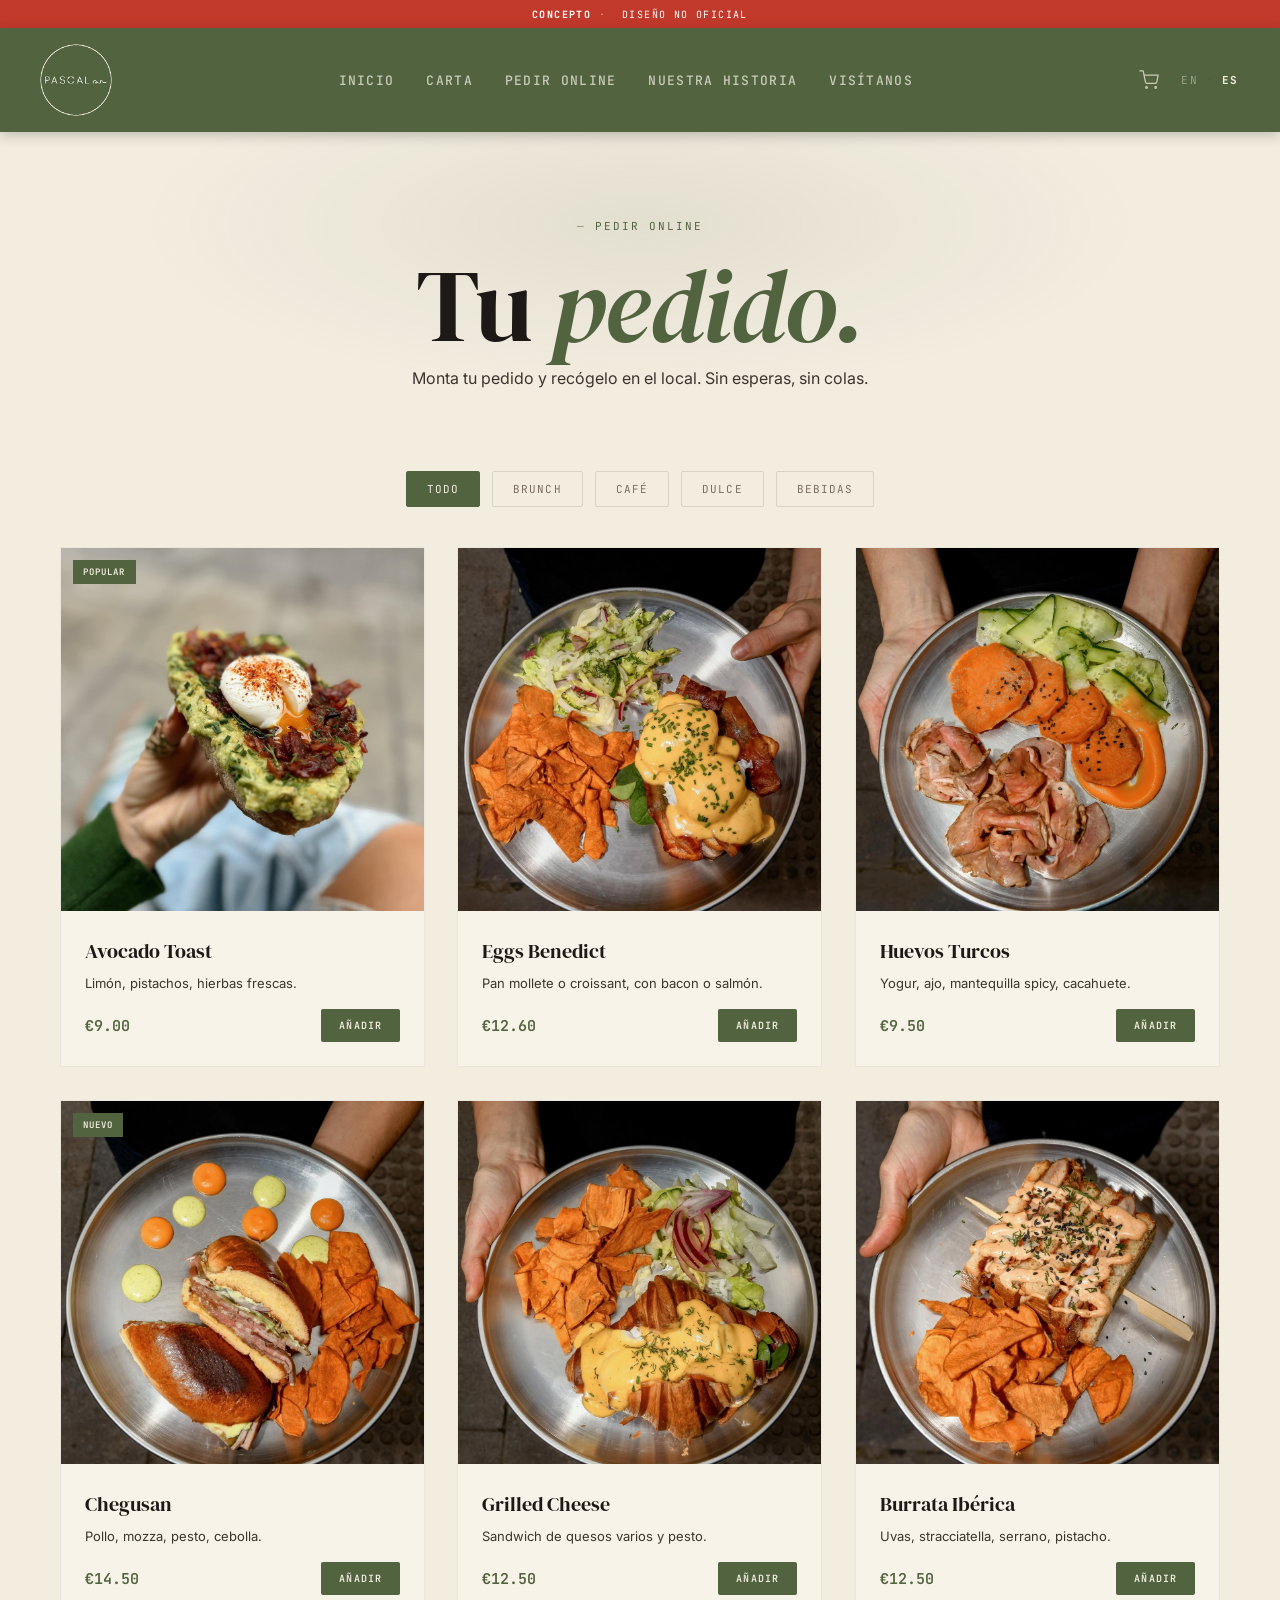
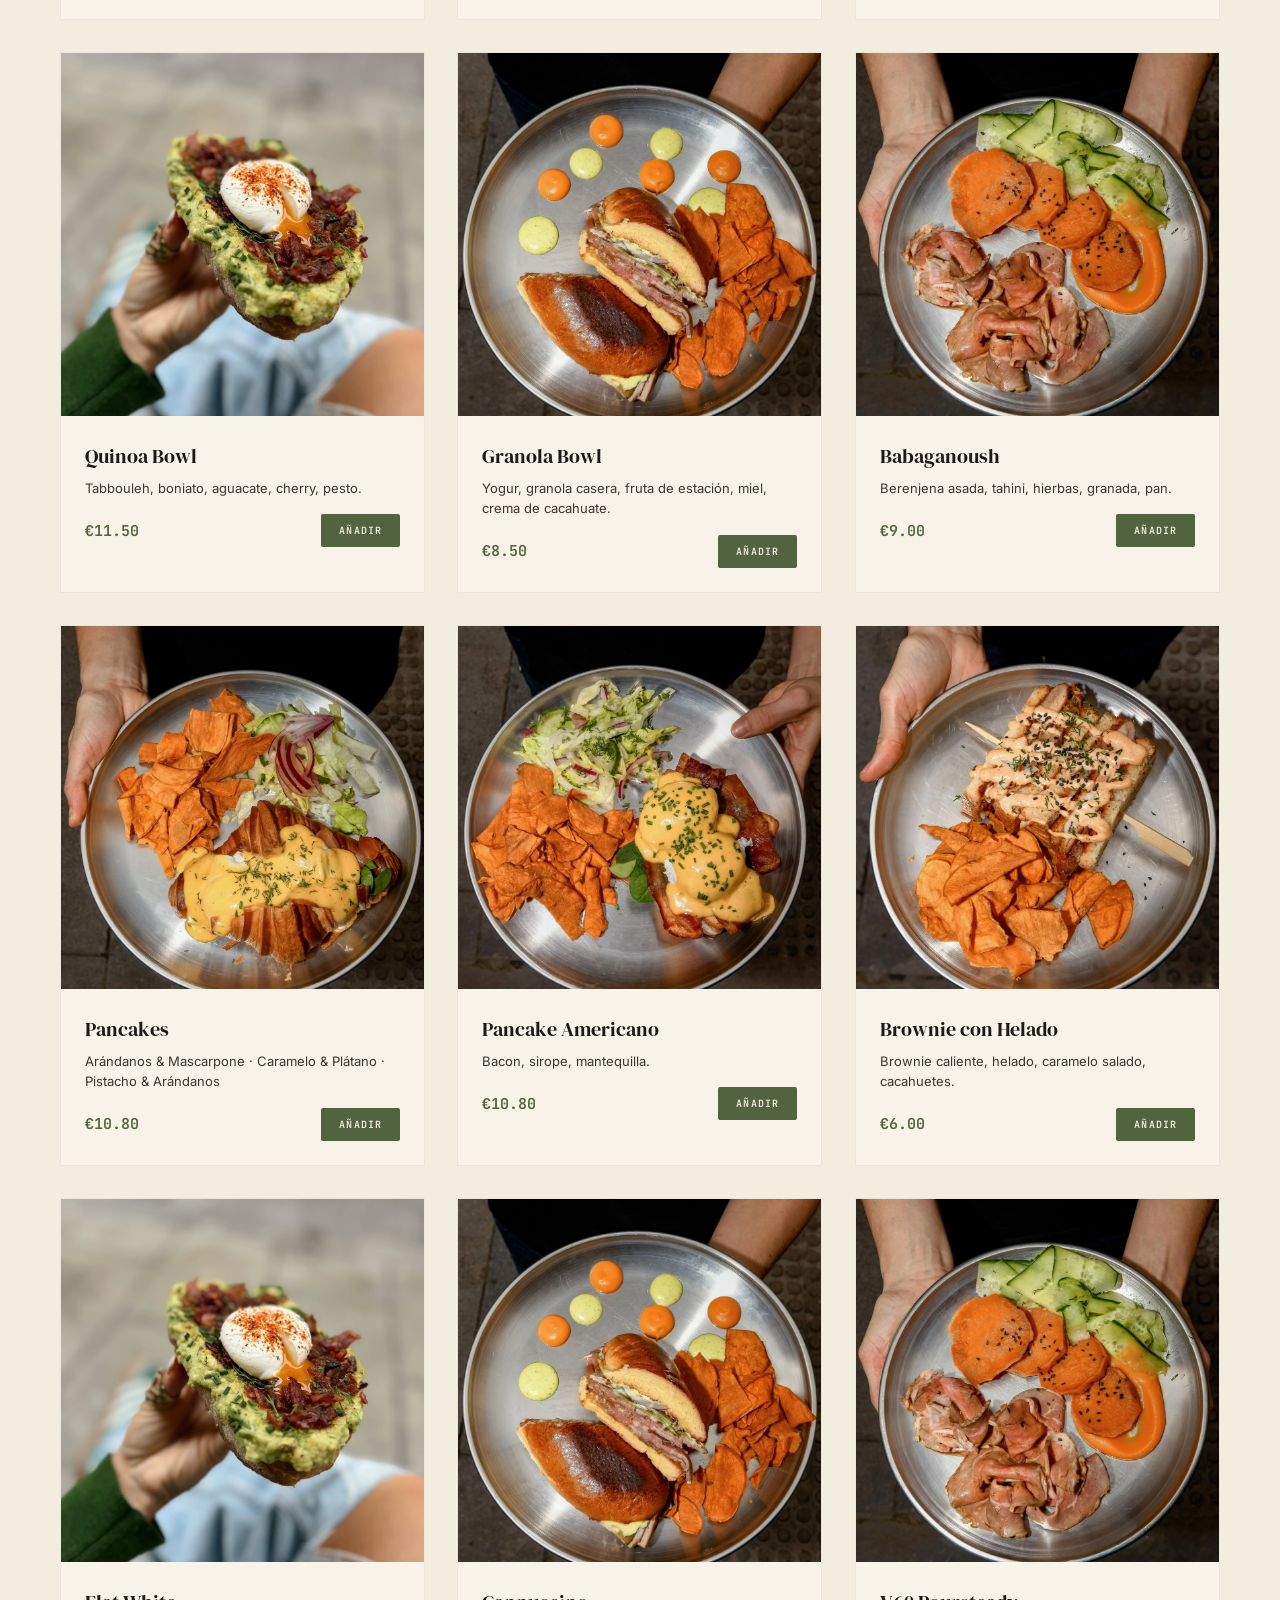
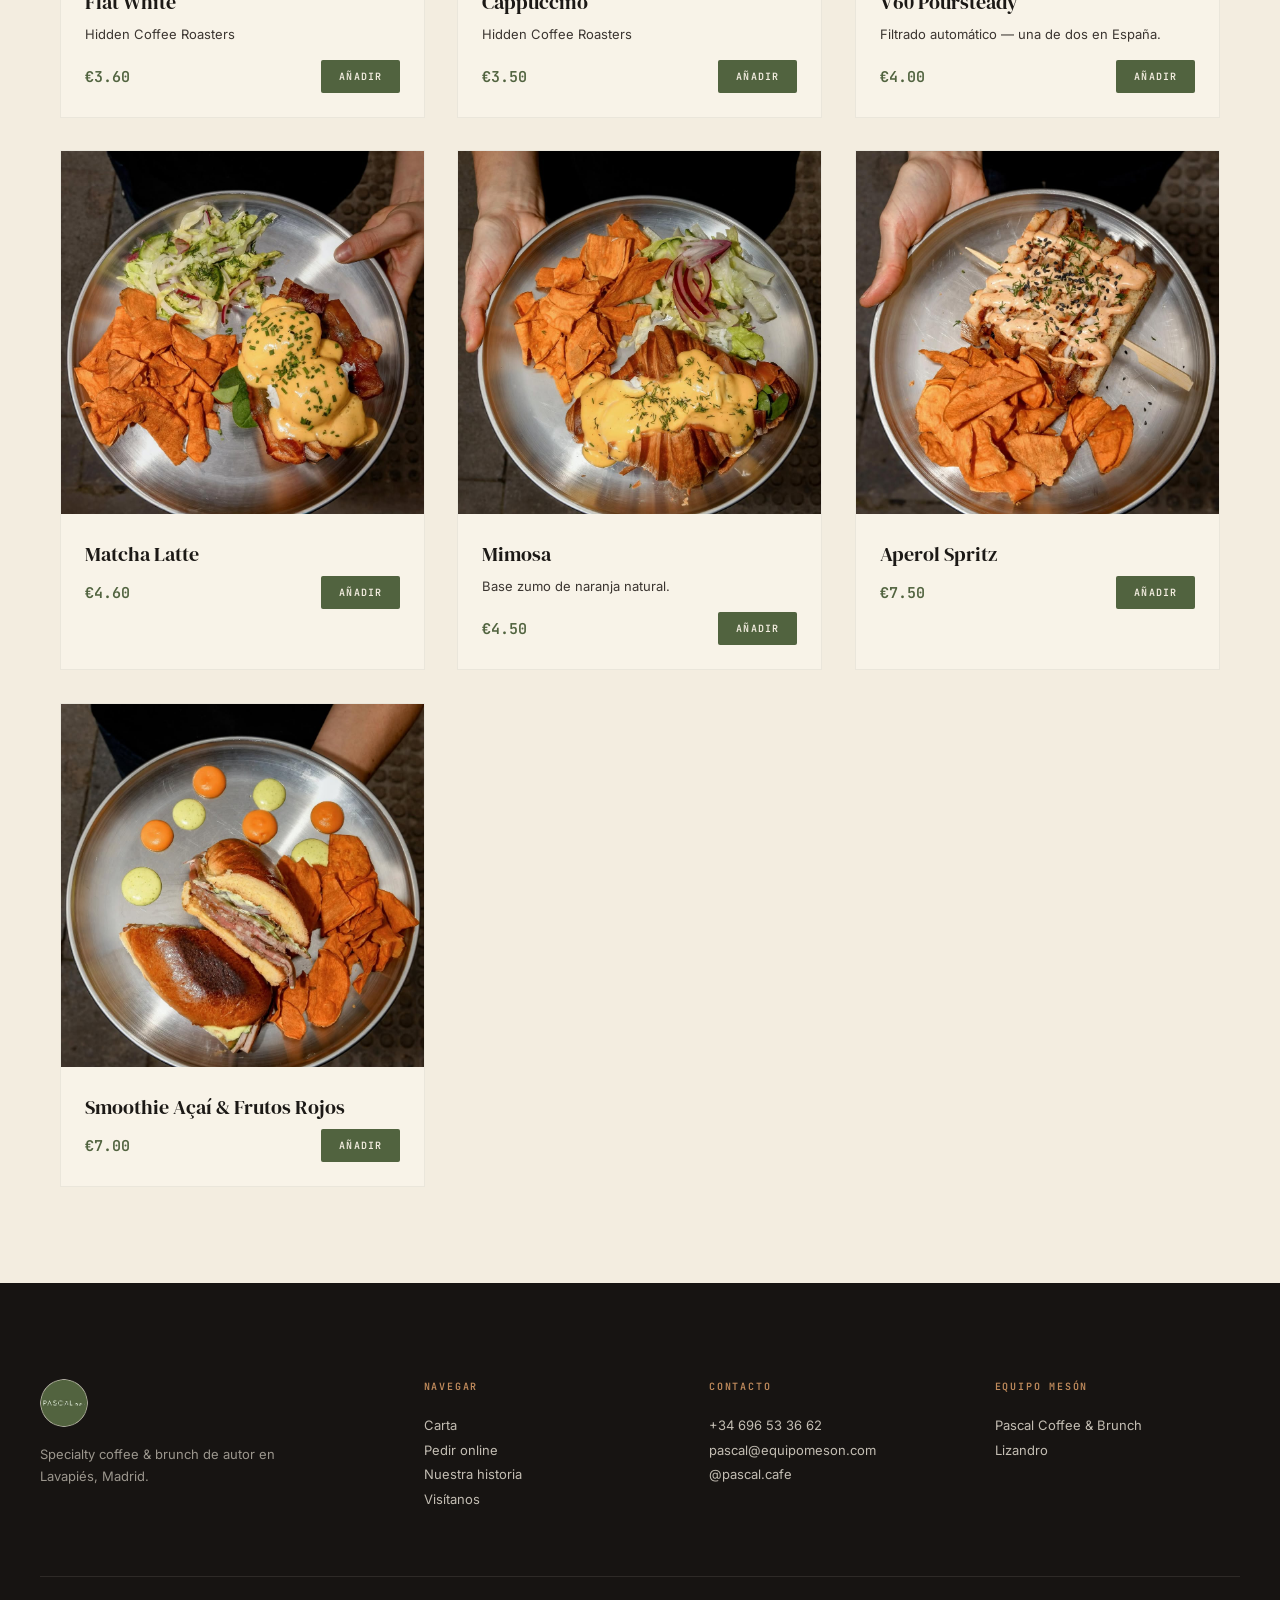
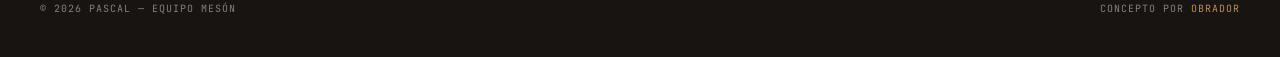
<file: tienda.html>
<!DOCTYPE html>
<html lang="es" class="lang-es">
<head>
  <meta charset="UTF-8">
  <meta name="viewport" content="width=device-width,initial-scale=1.0">
  <title>Tienda · Pascal · Specialty Coffee & Brunch</title>
  <meta name="description" content="Pedir online de Pascal Café — café en grano de Hidden Coffee Roasters, merch, packs de regalo. Envío a toda España.">
  <link rel="icon" type="image/png" href="img/pascal-logo-circle.png">
  <link rel="preconnect" href="https://fonts.googleapis.com">
  <link rel="preconnect" href="https://fonts.gstatic.com" crossorigin>
  <link href="https://fonts.googleapis.com/css2?family=DM+Serif+Display:ital@0;1&family=Inter:wght@300;400;500;600&family=JetBrains+Mono:wght@400;500;600&display=swap" rel="stylesheet">
  <link rel="stylesheet" href="css/style.css?v=3">
</head>
<body>

<div class="concept-banner">
  <strong>Concepto</strong><span class="sep">&middot;</span>
  <span data-es>Diseño no oficial</span><span data-en>Unofficial design</span>
</div>
<div class="banner-spacer"></div>
<div class="scroll-progress"></div>
<div class="custom-cursor"></div>

<nav class="nav">
  <a href="index.html" class="nav-logo"><img src="img/pascal-logo-circle.png" alt="Pascal"></a>
  <ul class="nav-links">
    <li><a href="index.html" data-es>Inicio</a><a href="index.html" data-en>Home</a></li>
    <li><a href="carta.html" data-es>Carta</a><a href="carta.html" data-en>Menu</a></li>
    <li><a href="tienda.html" data-es>Pedir online</a><a href="tienda.html" data-en>Order online</a></li>
    <li><a href="nuestra-historia.html" data-es>Nuestra historia</a><a href="nuestra-historia.html" data-en>Our story</a></li>
    <li><a href="visitanos.html" data-es>Visítanos</a><a href="visitanos.html" data-en>Visit</a></li>
  </ul>
  <div class="nav-right">
    <button class="nav-cart" aria-label="Cart">
      <svg xmlns="http://www.w3.org/2000/svg" viewBox="0 0 24 24" fill="none" stroke="currentColor" stroke-width="1.5" stroke-linecap="round" stroke-linejoin="round"><circle cx="9" cy="21" r="1"/><circle cx="20" cy="21" r="1"/><path d="M1 1h4l2.68 13.39a2 2 0 0 0 2 1.61h9.72a2 2 0 0 0 2-1.61L23 6H6"/></svg>
      <span class="cart-count"></span>
    </button>
    <div class="lang-toggle">
      <button data-lang="en">EN</button><span class="sep">&middot;</span><button data-lang="es">ES</button>
    </div>
    <button class="hamburger" aria-label="Menu"><span></span><span></span><span></span></button>
  </div>
</nav>
<div class="mobile-menu">
  <a href="index.html" data-es>Inicio</a><a href="index.html" data-en>Home</a>
  <a href="carta.html" data-es>Carta</a><a href="carta.html" data-en>Menu</a>
  <a href="tienda.html" data-es>Pedir online</a><a href="tienda.html" data-en>Order online</a>
  <a href="nuestra-historia.html" data-es>Nuestra historia</a><a href="nuestra-historia.html" data-en>Our story</a>
  <a href="visitanos.html" data-es>Visítanos</a><a href="visitanos.html" data-en>Visit</a>
</div>

<!-- ============ SHOP HERO ============ -->
<section class="shop-hero">
  <span class="section-label reveal" data-es>Pedir online</span>
  <span class="section-label reveal" data-en>Order online</span>
  <h1 class="display-l reveal" data-es>Tu <em>pedido.</em></h1>
  <h1 class="display-l reveal" data-en>Your <em>order.</em></h1>
  <p class="reveal" data-es>Monta tu pedido y recógelo en el local. Sin esperas, sin colas.</p>
  <p class="reveal" data-en>Build your order and pick it up at the café. No waiting, no queues.</p>
</section>

<!-- ============ FILTERS ============ -->
<div class="shop-controls reveal">
  <button class="filter-btn active" data-cat="all" data-es>Todo</button>
  <button class="filter-btn active" data-cat="all" data-en>All</button>
  <button class="filter-btn" data-cat="brunch">Brunch</button>
  <button class="filter-btn" data-cat="cafe" data-es>Café</button>
  <button class="filter-btn" data-cat="cafe" data-en>Coffee</button>
  <button class="filter-btn" data-cat="dulce" data-es>Dulce</span></button>
  <button class="filter-btn" data-cat="dulce" data-en>Sweet</button>
  <button class="filter-btn" data-cat="bebida" data-es>Bebidas</button>
  <button class="filter-btn" data-cat="bebida" data-en>Drinks</button>
</div>

<!-- ============ PRODUCT GRID ============ -->
<div class="shop-grid-wrap">
  <div class="shop-grid stagger-children">

    <!-- BRUNCH -->
    <div class="product-card tilt-card stagger-item" data-cat="brunch">
      <div class="card-img">
        <img src="img/food-avocado-toast.jpg" alt="Avocado Toast">
        <span class="card-badge" data-es>Popular</span>
        <span class="card-badge" data-en>Popular</span>
      </div>
      <div class="product-body">
        <div class="product-name">Avocado Toast</div>
        <p class="product-desc" data-es>Limón, pistachos, hierbas frescas.</p>
        <p class="product-desc" data-en>Lemon zest, pistachios, fresh herbs.</p>
        <div class="product-footer">
          <span class="product-price">&euro;9.00</span>
          <button class="add-to-cart" data-es>Añadir</button>
          <button class="add-to-cart" data-en>Add</button>
        </div>
      </div>
    </div>

    <div class="product-card tilt-card stagger-item" data-cat="brunch">
      <div class="card-img">
        <img src="img/food-eggs-benedict.jpg" alt="Eggs Benedict">
      </div>
      <div class="product-body">
        <div class="product-name">Eggs Benedict</div>
        <p class="product-desc" data-es>Pan mollete o croissant, con bacon o salmón.</p>
        <p class="product-desc" data-en>Mollete bread or croissant, with bacon or salmon.</p>
        <div class="product-footer">
          <span class="product-price">&euro;12.60</span>
          <button class="add-to-cart" data-es>Añadir</button>
          <button class="add-to-cart" data-en>Add</button>
        </div>
      </div>
    </div>

    <div class="product-card tilt-card stagger-item" data-cat="brunch">
      <div class="card-img">
        <img src="img/food-cold-cuts.jpg" alt="Huevos Turcos">
      </div>
      <div class="product-body">
        <div class="product-name">Huevos Turcos</div>
        <p class="product-desc" data-es>Yogur, ajo, mantequilla spicy, cacahuete.</p>
        <p class="product-desc" data-en>Yogurt, garlic, chili butter, peanuts.</p>
        <div class="product-footer">
          <span class="product-price">&euro;9.50</span>
          <button class="add-to-cart" data-es>Añadir</button>
          <button class="add-to-cart" data-en>Add</button>
        </div>
      </div>
    </div>

    <div class="product-card tilt-card stagger-item" data-cat="brunch">
      <div class="card-img">
        <img src="img/food-sandwich.jpg" alt="Chegusan">
        <span class="card-badge" data-es>Nuevo</span>
        <span class="card-badge" data-en>New</span>
      </div>
      <div class="product-body">
        <div class="product-name">Chegusan</div>
        <p class="product-desc" data-es>Pollo, mozza, pesto, cebolla.</p>
        <p class="product-desc" data-en>Chicken, mozzarella, pesto, onion.</p>
        <div class="product-footer">
          <span class="product-price">&euro;14.50</span>
          <button class="add-to-cart" data-es>Añadir</button>
          <button class="add-to-cart" data-en>Add</button>
        </div>
      </div>
    </div>

    <div class="product-card tilt-card stagger-item" data-cat="brunch">
      <div class="card-img">
        <img src="img/food-croissant-benedict.jpg" alt="Grilled Cheese">
      </div>
      <div class="product-body">
        <div class="product-name">Grilled Cheese</div>
        <p class="product-desc" data-es>Sandwich de quesos varios y pesto.</p>
        <p class="product-desc" data-en>Cheese variety sandwich and pesto.</p>
        <div class="product-footer">
          <span class="product-price">&euro;12.50</span>
          <button class="add-to-cart" data-es>Añadir</button>
          <button class="add-to-cart" data-en>Add</button>
        </div>
      </div>
    </div>

    <div class="product-card tilt-card stagger-item" data-cat="brunch">
      <div class="card-img">
        <img src="img/food-katsu-sando.jpg" alt="Burrata Ibérica">
      </div>
      <div class="product-body">
        <div class="product-name">Burrata Ibérica</div>
        <p class="product-desc" data-es>Uvas, stracciatella, serrano, pistacho.</p>
        <p class="product-desc" data-en>Grapes, stracciatella, serrano ham, pistachio.</p>
        <div class="product-footer">
          <span class="product-price">&euro;12.50</span>
          <button class="add-to-cart" data-es>Añadir</button>
          <button class="add-to-cart" data-en>Add</button>
        </div>
      </div>
    </div>

    <div class="product-card tilt-card stagger-item" data-cat="brunch">
      <div class="card-img"><img src="img/food-avocado-toast.jpg" alt="Quinoa Bowl"></div>
      <div class="product-body">
        <div class="product-name">Quinoa Bowl</div>
        <p class="product-desc" data-es>Tabbouleh, boniato, aguacate, cherry, pesto.</p>
        <p class="product-desc" data-en>Tabbouleh, sweet potato, avocado, cherry, pesto.</p>
        <div class="product-footer">
          <span class="product-price">&euro;11.50</span>
          <button class="add-to-cart" data-es>Añadir</button>
          <button class="add-to-cart" data-en>Add</button>
        </div>
      </div>
    </div>

    <div class="product-card tilt-card stagger-item" data-cat="brunch">
      <div class="card-img"><img src="img/food-sandwich.jpg" alt="Granola Bowl"></div>
      <div class="product-body">
        <div class="product-name">Granola Bowl</div>
        <p class="product-desc" data-es>Yogur, granola casera, fruta de estación, miel, crema de cacahuate.</p>
        <p class="product-desc" data-en>Yogurt, house granola, seasonal fruit, honey, peanut butter.</p>
        <div class="product-footer">
          <span class="product-price">&euro;8.50</span>
          <button class="add-to-cart" data-es>Añadir</button>
          <button class="add-to-cart" data-en>Add</button>
        </div>
      </div>
    </div>

    <div class="product-card tilt-card stagger-item" data-cat="brunch">
      <div class="card-img"><img src="img/food-cold-cuts.jpg" alt="Babaganoush"></div>
      <div class="product-body">
        <div class="product-name">Babaganoush</div>
        <p class="product-desc" data-es>Berenjena asada, tahini, hierbas, granada, pan.</p>
        <p class="product-desc" data-en>Roasted eggplant, tahini, herbs, pomegranate, bread.</p>
        <div class="product-footer">
          <span class="product-price">&euro;9.00</span>
          <button class="add-to-cart" data-es>Añadir</button>
          <button class="add-to-cart" data-en>Add</button>
        </div>
      </div>
    </div>

    <!-- DULCE -->
    <div class="product-card tilt-card stagger-item" data-cat="dulce">
      <div class="card-img"><img src="img/food-croissant-benedict.jpg" alt="Pancakes"></div>
      <div class="product-body">
        <div class="product-name">Pancakes</div>
        <p class="product-desc" data-es>Arándanos & Mascarpone · Caramelo & Plátano · Pistacho & Arándanos</p>
        <p class="product-desc" data-en>Blueberry & Mascarpone · Caramel & Banana · Pistachio & Blueberry</p>
        <div class="product-footer">
          <span class="product-price">&euro;10.80</span>
          <button class="add-to-cart" data-es>Añadir</button>
          <button class="add-to-cart" data-en>Add</button>
        </div>
      </div>
    </div>

    <div class="product-card tilt-card stagger-item" data-cat="dulce">
      <div class="card-img"><img src="img/food-eggs-benedict.jpg" alt="Pancake Americano"></div>
      <div class="product-body">
        <div class="product-name">Pancake Americano</div>
        <p class="product-desc" data-es>Bacon, sirope, mantequilla.</p>
        <p class="product-desc" data-en>Bacon, syrup, butter.</p>
        <div class="product-footer">
          <span class="product-price">&euro;10.80</span>
          <button class="add-to-cart" data-es>Añadir</button>
          <button class="add-to-cart" data-en>Add</button>
        </div>
      </div>
    </div>

    <div class="product-card tilt-card stagger-item" data-cat="dulce">
      <div class="card-img"><img src="img/food-katsu-sando.jpg" alt="Brownie con Helado"></div>
      <div class="product-body">
        <div class="product-name">Brownie con Helado</div>
        <p class="product-desc" data-es>Brownie caliente, helado, caramelo salado, cacahuetes.</p>
        <p class="product-desc" data-en>Hot brownie, gelato, salted caramel, peanuts.</p>
        <div class="product-footer">
          <span class="product-price">&euro;6.00</span>
          <button class="add-to-cart" data-es>Añadir</button>
          <button class="add-to-cart" data-en>Add</button>
        </div>
      </div>
    </div>

    <!-- CAFÉ -->
    <div class="product-card tilt-card stagger-item" data-cat="cafe">
      <div class="card-img"><img src="img/food-avocado-toast.jpg" alt="Flat White"></div>
      <div class="product-body">
        <div class="product-name">Flat White</div>
        <p class="product-desc">Hidden Coffee Roasters</p>
        <div class="product-footer">
          <span class="product-price">&euro;3.60</span>
          <button class="add-to-cart" data-es>Añadir</button>
          <button class="add-to-cart" data-en>Add</button>
        </div>
      </div>
    </div>

    <div class="product-card tilt-card stagger-item" data-cat="cafe">
      <div class="card-img"><img src="img/food-sandwich.jpg" alt="Cappuccino"></div>
      <div class="product-body">
        <div class="product-name">Cappuccino</div>
        <p class="product-desc">Hidden Coffee Roasters</p>
        <div class="product-footer">
          <span class="product-price">&euro;3.50</span>
          <button class="add-to-cart" data-es>Añadir</button>
          <button class="add-to-cart" data-en>Add</button>
        </div>
      </div>
    </div>

    <div class="product-card tilt-card stagger-item" data-cat="cafe">
      <div class="card-img"><img src="img/food-cold-cuts.jpg" alt="V60"></div>
      <div class="product-body">
        <div class="product-name">V60 Poursteady</div>
        <p class="product-desc" data-es>Filtrado automático — una de dos en España.</p>
        <p class="product-desc" data-en>Automated pour-over — one of two in Spain.</p>
        <div class="product-footer">
          <span class="product-price">&euro;4.00</span>
          <button class="add-to-cart" data-es>Añadir</button>
          <button class="add-to-cart" data-en>Add</button>
        </div>
      </div>
    </div>

    <div class="product-card tilt-card stagger-item" data-cat="cafe">
      <div class="card-img"><img src="img/food-eggs-benedict.jpg" alt="Matcha Latte"></div>
      <div class="product-body">
        <div class="product-name">Matcha Latte</div>
        <div class="product-footer">
          <span class="product-price">&euro;4.60</span>
          <button class="add-to-cart" data-es>Añadir</button>
          <button class="add-to-cart" data-en>Add</button>
        </div>
      </div>
    </div>

    <!-- BEBIDAS -->
    <div class="product-card tilt-card stagger-item" data-cat="bebida">
      <div class="card-img"><img src="img/food-croissant-benedict.jpg" alt="Mimosa"></div>
      <div class="product-body">
        <div class="product-name">Mimosa</div>
        <p class="product-desc" data-es>Base zumo de naranja natural.</p>
        <p class="product-desc" data-en>Fresh orange juice base.</p>
        <div class="product-footer">
          <span class="product-price">&euro;4.50</span>
          <button class="add-to-cart" data-es>Añadir</button>
          <button class="add-to-cart" data-en>Add</button>
        </div>
      </div>
    </div>

    <div class="product-card tilt-card stagger-item" data-cat="bebida">
      <div class="card-img"><img src="img/food-katsu-sando.jpg" alt="Aperol Spritz"></div>
      <div class="product-body">
        <div class="product-name">Aperol Spritz</div>
        <div class="product-footer">
          <span class="product-price">&euro;7.50</span>
          <button class="add-to-cart" data-es>Añadir</button>
          <button class="add-to-cart" data-en>Add</button>
        </div>
      </div>
    </div>

    <div class="product-card tilt-card stagger-item" data-cat="bebida">
      <div class="card-img"><img src="img/food-sandwich.jpg" alt="Smoothie Açaí"></div>
      <div class="product-body">
        <div class="product-name" data-es>Smoothie Açaí & Frutos Rojos</div>
        <div class="product-name" data-en>Açaí & Berries Smoothie</div>
        <div class="product-footer">
          <span class="product-price">&euro;7.00</span>
          <button class="add-to-cart" data-es>Añadir</button>
          <button class="add-to-cart" data-en>Add</button>
        </div>
      </div>
    </div>

  </div>
</div>

<!-- Footer -->
<footer class="footer">
  <div class="footer-grid">
    <div class="footer-brand">
      <div class="footer-logo"><img src="img/pascal-logo-circle.png" alt="Pascal"></div>
      <p data-es>Specialty coffee & brunch de autor en Lavapiés, Madrid.</p>
      <p data-en>Specialty coffee & signature brunch in Lavapiés, Madrid.</p>
    </div>
    <div>
      <h4 data-es>Navegar</h4><h4 data-en>Navigate</h4>
      <ul>
        <li><a href="carta.html" data-es>Carta</a><a href="carta.html" data-en>Menu</a></li>
        <li><a href="tienda.html" data-es>Pedir online</a><a href="tienda.html" data-en>Order online</a></li>
        <li><a href="nuestra-historia.html" data-es>Nuestra historia</a><a href="nuestra-historia.html" data-en>Our story</a></li>
        <li><a href="visitanos.html" data-es>Visítanos</a><a href="visitanos.html" data-en>Visit</a></li>
      </ul>
    </div>
    <div>
      <h4 data-es>Contacto</h4><h4 data-en>Contact</h4>
      <ul>
        <li><a href="tel:+34696533662">+34 696 53 36 62</a></li>
        <li><a href="mailto:pascal@equipomeson.com">pascal@equipomeson.com</a></li>
        <li><a href="https://instagram.com/pascal.cafe" target="_blank">@pascal.cafe</a></li>
      </ul>
    </div>
    <div>
      <h4>Equipo Mesón</h4>
      <ul>
        <li><a href="#">Pascal Coffee & Brunch</a></li>
        <li><a href="#">Lizandro</a></li>
      </ul>
    </div>
  </div>
  <div class="footer-bottom">
    <span>&copy; 2026 Pascal — Equipo Mesón</span>
    <span data-es>Concepto por <a href="https://obradorweb.com" target="_blank" style="color:var(--terra);text-decoration:none">Obrador</a></span>
    <span data-en>Concept by <a href="https://obradorweb.com" target="_blank" style="color:var(--terra);text-decoration:none">Obrador</a></span>
  </div>
</footer>

<!-- Cart sidebar -->
<div class="cart-overlay"></div>
<div class="cart-sidebar">
  <div class="cart-header">
    <h3 data-es>Tu carrito</h3><h3 data-en>Your cart</h3>
    <button class="cart-close">&times;</button>
  </div>
  <div class="cart-items"></div>
  <div class="cart-footer">
    <div class="cart-total">
      <span class="total-label">Total</span>
      <span class="total-price">&euro;0.00</span>
    </div>
    <button class="checkout-btn" data-es>Tramitar pedido</button>
    <button class="checkout-btn" data-en>Checkout</button>
  </div>
</div>

<script src="js/lang.js"></script>
<script src="js/shop.js"></script>
<script src="js/animations.js"></script>
</body>
</html>
</file>
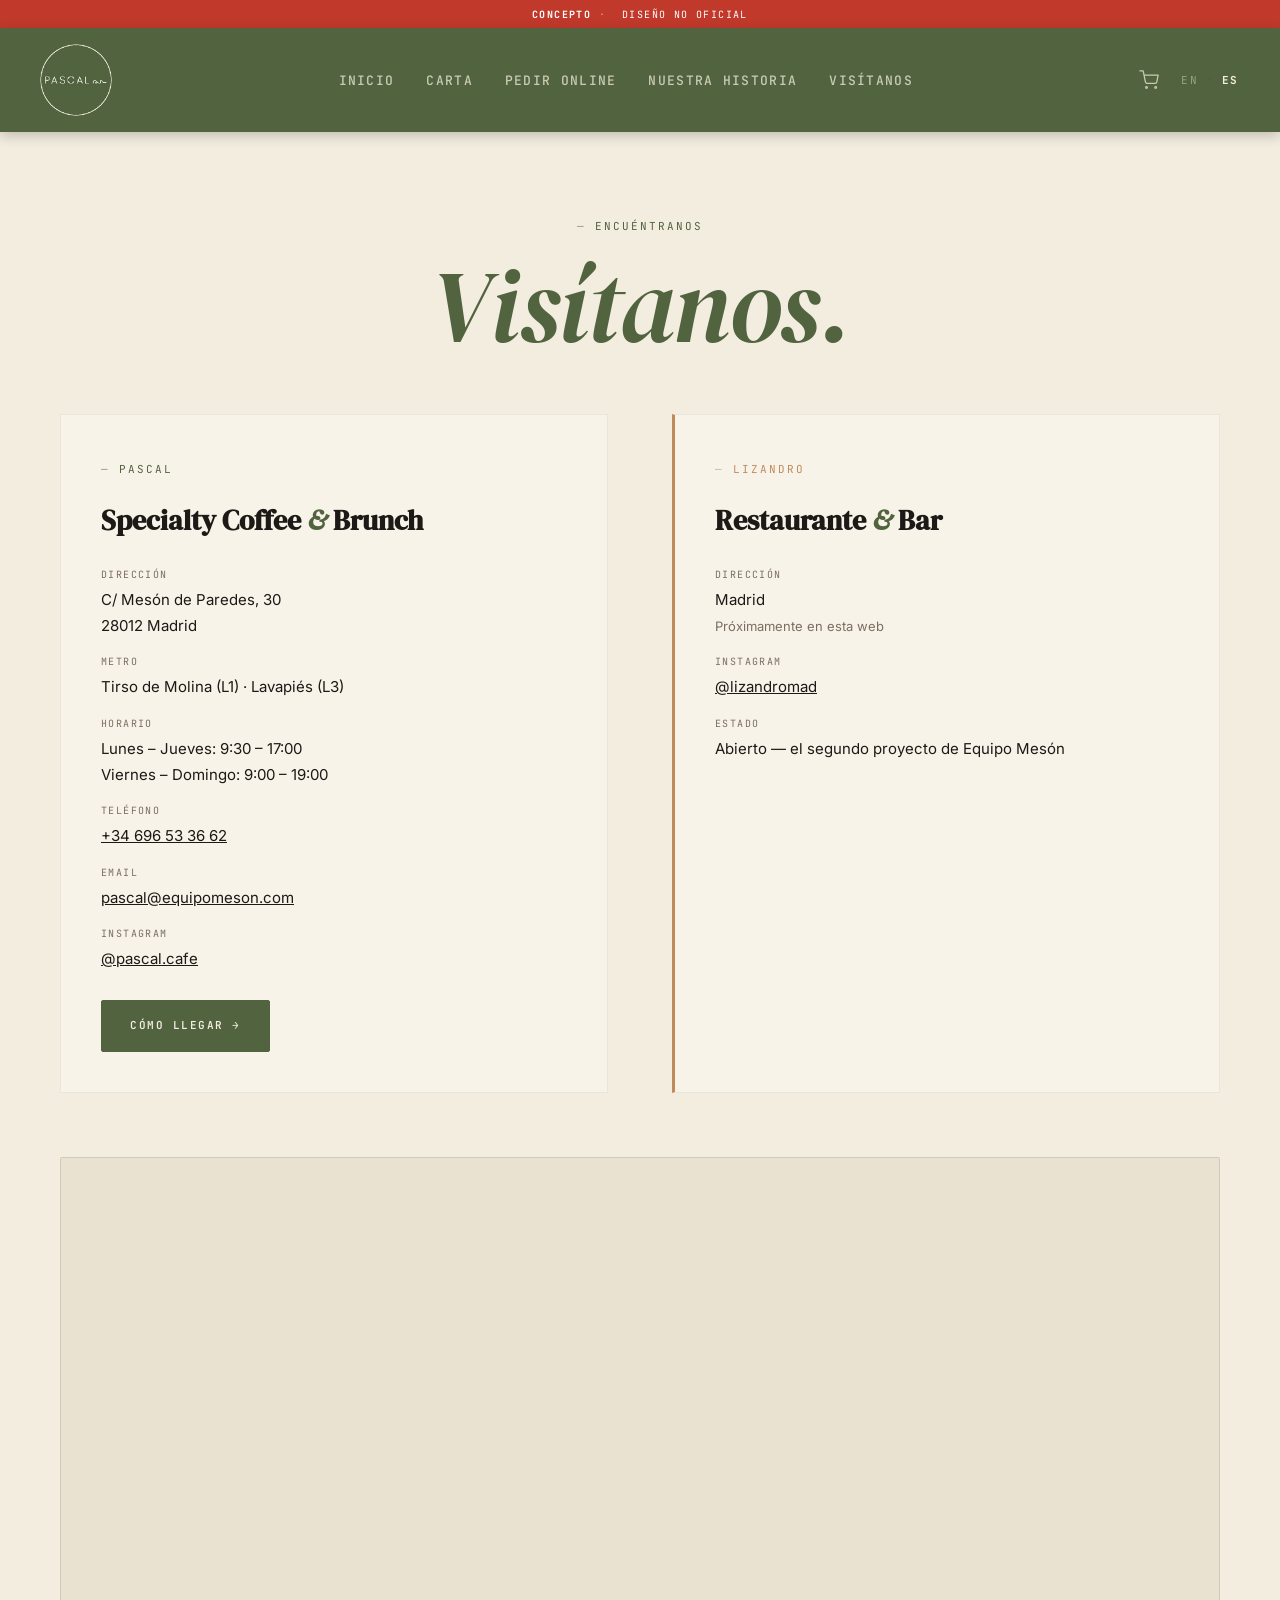
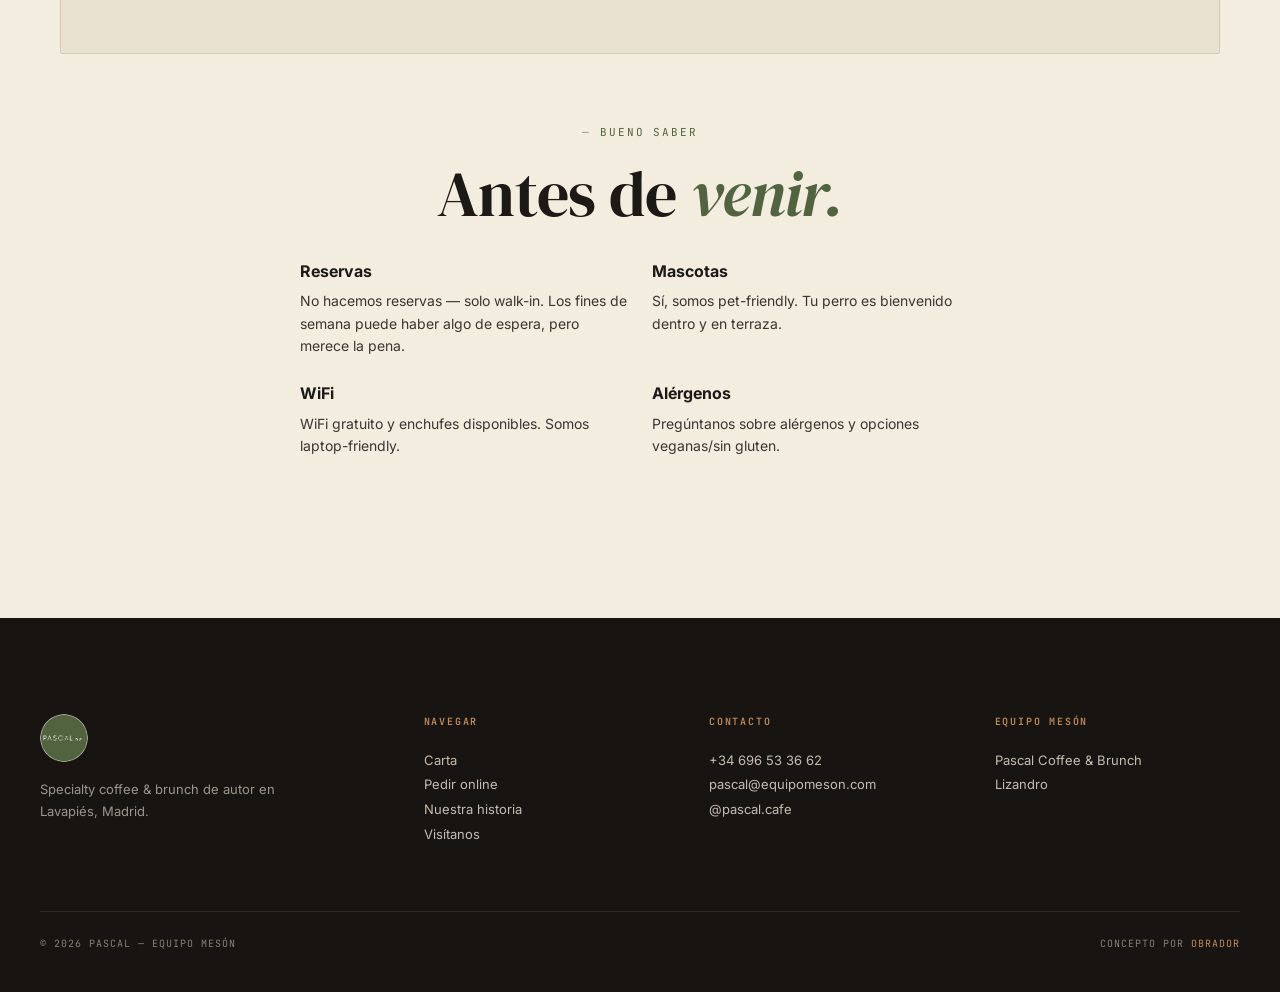
<file: visitanos.html>
<!DOCTYPE html>
<html lang="es" class="lang-es">
<head>
  <meta charset="UTF-8">
  <meta name="viewport" content="width=device-width,initial-scale=1.0">
  <title>Visítanos · Pascal · Specialty Coffee & Brunch</title>
  <meta name="description" content="Visita Pascal Café en Lavapiés — C/ Mesón de Paredes 30, Madrid. Horarios, cómo llegar, y contacto.">
  <link rel="icon" type="image/png" href="img/pascal-logo-circle.png">
  <link rel="preconnect" href="https://fonts.googleapis.com">
  <link rel="preconnect" href="https://fonts.gstatic.com" crossorigin>
  <link href="https://fonts.googleapis.com/css2?family=DM+Serif+Display:ital@0;1&family=Inter:wght@300;400;500;600&family=JetBrains+Mono:wght@400;500;600&display=swap" rel="stylesheet">
  <link rel="stylesheet" href="css/style.css?v=3">
</head>
<body>

<div class="concept-banner">
  <strong>Concepto</strong><span class="sep">&middot;</span>
  <span data-es>Diseño no oficial</span><span data-en>Unofficial design</span>
</div>
<div class="banner-spacer"></div>
<div class="scroll-progress"></div>
<div class="custom-cursor"></div>

<nav class="nav">
  <a href="index.html" class="nav-logo"><img src="img/pascal-logo-circle.png" alt="Pascal"></a>
  <ul class="nav-links">
    <li><a href="index.html" data-es>Inicio</a><a href="index.html" data-en>Home</a></li>
    <li><a href="carta.html" data-es>Carta</a><a href="carta.html" data-en>Menu</a></li>
    <li><a href="tienda.html" data-es>Pedir online</a><a href="tienda.html" data-en>Order online</a></li>
    <li><a href="nuestra-historia.html" data-es>Nuestra historia</a><a href="nuestra-historia.html" data-en>Our story</a></li>
    <li><a href="visitanos.html" data-es>Visítanos</a><a href="visitanos.html" data-en>Visit</a></li>
  </ul>
  <div class="nav-right">
    <button class="nav-cart" aria-label="Cart">
      <svg xmlns="http://www.w3.org/2000/svg" viewBox="0 0 24 24" fill="none" stroke="currentColor" stroke-width="1.5" stroke-linecap="round" stroke-linejoin="round"><circle cx="9" cy="21" r="1"/><circle cx="20" cy="21" r="1"/><path d="M1 1h4l2.68 13.39a2 2 0 0 0 2 1.61h9.72a2 2 0 0 0 2-1.61L23 6H6"/></svg>
      <span class="cart-count"></span>
    </button>
    <div class="lang-toggle">
      <button data-lang="en">EN</button><span class="sep">&middot;</span><button data-lang="es">ES</button>
    </div>
    <button class="hamburger" aria-label="Menu"><span></span><span></span><span></span></button>
  </div>
</nav>
<div class="mobile-menu">
  <a href="index.html" data-es>Inicio</a><a href="index.html" data-en>Home</a>
  <a href="carta.html" data-es>Carta</a><a href="carta.html" data-en>Menu</a>
  <a href="tienda.html" data-es>Pedir online</a><a href="tienda.html" data-en>Order online</a>
  <a href="nuestra-historia.html" data-es>Nuestra historia</a><a href="nuestra-historia.html" data-en>Our story</a>
  <a href="visitanos.html" data-es>Visítanos</a><a href="visitanos.html" data-en>Visit</a>
</div>

<!-- ============ HERO ============ -->
<section class="visit-hero">
  <span class="section-label" data-es>Encuéntranos</span>
  <span class="section-label" data-en>Find us</span>
  <h1 class="display-l" data-es><em>Visítanos.</em></h1>
  <h1 class="display-l" data-en><em>Visit us.</em></h1>
</section>

<!-- ============ VISIT INFO ============ -->
<div class="visit-body">
  <div class="visit-grid">

    <!-- Pascal -->
    <div class="visit-card">
      <span class="section-label">Pascal</span>
      <h3 data-es>Specialty Coffee <em>&</em> Brunch</h3>
      <h3 data-en>Specialty Coffee <em>&</em> Brunch</h3>
      <div class="detail">
        <span class="label" data-es>Dirección</span><span class="label" data-en>Address</span>
        <span class="value">C/ Mesón de Paredes, 30<br>28012 Madrid</span>
      </div>
      <div class="detail">
        <span class="label">Metro</span>
        <span class="value">Tirso de Molina (L1) · Lavapiés (L3)</span>
      </div>
      <div class="detail">
        <span class="label" data-es>Horario</span><span class="label" data-en>Hours</span>
        <span class="value" data-es>Lunes – Jueves: 9:30 – 17:00<br>Viernes – Domingo: 9:00 – 19:00</span>
        <span class="value" data-en>Monday – Thursday: 9:30 – 17:00<br>Friday – Sunday: 9:00 – 19:00</span>
      </div>
      <div class="detail">
        <span class="label" data-es>Teléfono</span><span class="label" data-en>Phone</span>
        <span class="value"><a href="tel:+34696533662">+34 696 53 36 62</a></span>
      </div>
      <div class="detail">
        <span class="label">Email</span>
        <span class="value"><a href="mailto:pascal@equipomeson.com">pascal@equipomeson.com</a></span>
      </div>
      <div class="detail">
        <span class="label">Instagram</span>
        <span class="value"><a href="https://instagram.com/pascal.cafe" target="_blank">@pascal.cafe</a></span>
      </div>
      <div style="margin-top:28px">
        <a href="https://maps.google.com/?q=Pascal+Cafe+Madrid+Meson+de+Paredes+30" target="_blank" class="btn" data-es>Cómo llegar &rarr;</a>
        <a href="https://maps.google.com/?q=Pascal+Cafe+Madrid+Meson+de+Paredes+30" target="_blank" class="btn" data-en>Get directions &rarr;</a>
      </div>
    </div>

    <!-- Lizandro -->
    <div class="visit-card" style="border-left:3px solid var(--terra)">
      <span class="section-label" style="color:var(--terra)">Lizandro</span>
      <h3 data-es>Restaurante <em>&</em> Bar</h3>
      <h3 data-en>Restaurant <em>&</em> Bar</h3>
      <div class="detail">
        <span class="label" data-es>Dirección</span><span class="label" data-en>Address</span>
        <span class="value">Madrid<br><span style="color:var(--ink-muted);font-size:13px" data-es>Próximamente en esta web</span><span style="color:var(--ink-muted);font-size:13px" data-en>Coming soon to this site</span></span>
      </div>
      <div class="detail">
        <span class="label">Instagram</span>
        <span class="value"><a href="https://instagram.com/lizandromad" target="_blank">@lizandromad</a></span>
      </div>
      <div class="detail">
        <span class="label" data-es>Estado</span><span class="label" data-en>Status</span>
        <span class="value" data-es>Abierto — el segundo proyecto de Equipo Mesón</span>
        <span class="value" data-en>Open — Equipo Mesón's second project</span>
      </div>
    </div>

    <!-- Map -->
    <div class="visit-map">
      <iframe src="https://www.google.com/maps/embed?pb=!1m18!1m12!1m3!1d3037.8!2d-3.7033!3d40.4095!2m3!1f0!2f0!3f0!3m2!1i1024!2i768!4f13.1!3m3!1m2!1s0x0%3A0x0!2zNDDCsDI0JzM0LjIiTiAzwrA0MicxMS45Ilc!5e0!3m2!1ses!2ses!4v1" allowfullscreen loading="lazy"></iframe>
    </div>

  </div>

  <!-- Good to know -->
  <div style="max-width:680px;margin:0 auto;text-align:center;padding-bottom:64px">
    <span class="section-label" data-es>Bueno saber</span>
    <span class="section-label" data-en>Good to know</span>
    <h2 class="display-m" style="margin-bottom:32px" data-es>Antes de <em>venir.</em></h2>
    <h2 class="display-m" style="margin-bottom:32px" data-en>Before you <em>come.</em></h2>
    <div style="display:grid;grid-template-columns:1fr 1fr;gap:24px;text-align:left">
      <div>
        <strong data-es>Reservas</strong><strong data-en>Reservations</strong>
        <p style="font-size:14px;color:var(--ink-soft);margin-top:6px" data-es>No hacemos reservas — solo walk-in. Los fines de semana puede haber algo de espera, pero merece la pena.</p>
        <p style="font-size:14px;color:var(--ink-soft);margin-top:6px" data-en>We don't take reservations — walk-in only. Weekends may have a short wait, but it's worth it.</p>
      </div>
      <div>
        <strong data-es>Mascotas</strong><strong data-en>Pets</strong>
        <p style="font-size:14px;color:var(--ink-soft);margin-top:6px" data-es>Sí, somos pet-friendly. Tu perro es bienvenido dentro y en terraza.</p>
        <p style="font-size:14px;color:var(--ink-soft);margin-top:6px" data-en>Yes, we're pet-friendly. Your dog is welcome inside and on the terrace.</p>
      </div>
      <div>
        <strong>WiFi</strong>
        <p style="font-size:14px;color:var(--ink-soft);margin-top:6px" data-es>WiFi gratuito y enchufes disponibles. Somos laptop-friendly.</p>
        <p style="font-size:14px;color:var(--ink-soft);margin-top:6px" data-en>Free WiFi and power outlets available. We're laptop-friendly.</p>
      </div>
      <div>
        <strong data-es>Alérgenos</strong><strong data-en>Allergens</strong>
        <p style="font-size:14px;color:var(--ink-soft);margin-top:6px" data-es>Pregúntanos sobre alérgenos y opciones veganas/sin gluten.</p>
        <p style="font-size:14px;color:var(--ink-soft);margin-top:6px" data-en>Ask us about allergens and vegan/gluten-free options.</p>
      </div>
    </div>
  </div>
</div>

<!-- Footer -->
<footer class="footer">
  <div class="footer-grid">
    <div class="footer-brand">
      <div class="footer-logo"><img src="img/pascal-logo-circle.png" alt="Pascal"></div>
      <p data-es>Specialty coffee & brunch de autor en Lavapiés, Madrid.</p>
      <p data-en>Specialty coffee & signature brunch in Lavapiés, Madrid.</p>
    </div>
    <div>
      <h4 data-es>Navegar</h4><h4 data-en>Navigate</h4>
      <ul>
        <li><a href="carta.html" data-es>Carta</a><a href="carta.html" data-en>Menu</a></li>
        <li><a href="tienda.html" data-es>Pedir online</a><a href="tienda.html" data-en>Order online</a></li>
        <li><a href="nuestra-historia.html" data-es>Nuestra historia</a><a href="nuestra-historia.html" data-en>Our story</a></li>
        <li><a href="visitanos.html" data-es>Visítanos</a><a href="visitanos.html" data-en>Visit</a></li>
      </ul>
    </div>
    <div>
      <h4 data-es>Contacto</h4><h4 data-en>Contact</h4>
      <ul>
        <li><a href="tel:+34696533662">+34 696 53 36 62</a></li>
        <li><a href="mailto:pascal@equipomeson.com">pascal@equipomeson.com</a></li>
        <li><a href="https://instagram.com/pascal.cafe" target="_blank">@pascal.cafe</a></li>
      </ul>
    </div>
    <div>
      <h4>Equipo Mesón</h4>
      <ul>
        <li><a href="#">Pascal Coffee & Brunch</a></li>
        <li><a href="#">Lizandro</a></li>
      </ul>
    </div>
  </div>
  <div class="footer-bottom">
    <span>&copy; 2026 Pascal — Equipo Mesón</span>
    <span data-es>Concepto por <a href="https://obradorweb.com" target="_blank" style="color:var(--terra);text-decoration:none">Obrador</a></span>
    <span data-en>Concept by <a href="https://obradorweb.com" target="_blank" style="color:var(--terra);text-decoration:none">Obrador</a></span>
  </div>
</footer>

<!-- Cart sidebar -->
<div class="cart-overlay"></div>
<div class="cart-sidebar">
  <div class="cart-header">
    <h3 data-es>Tu carrito</h3><h3 data-en>Your cart</h3>
    <button class="cart-close">&times;</button>
  </div>
  <div class="cart-items"></div>
  <div class="cart-footer">
    <div class="cart-total">
      <span class="total-label">Total</span>
      <span class="total-price">&euro;0.00</span>
    </div>
    <button class="checkout-btn" data-es>Tramitar pedido</button>
    <button class="checkout-btn" data-en>Checkout</button>
  </div>
</div>

<script src="js/lang.js"></script>
<script src="js/shop.js"></script>
<script src="js/animations.js"></script>
</body>
</html>
</file>
<file: css/style.css>
/* ============================================================
   PASCAL SPECIALTY COFFEE & BRUNCH — Concept Design
   Forest-green + warm cream · Berlin-meets-Lavapiés
   ============================================================ */

/* --- RESET & TOKENS --- */
*{box-sizing:border-box;margin:0;padding:0}

:root{
  /* palette */
  --bg:#F3EDE0;
  --bg-alt:#EAE2D1;
  --bg-soft:#F8F3E8;
  --bg-dark:#171412;
  --ink:#1C1916;
  --ink-soft:#3B3530;
  --ink-muted:#7A6E62;
  --cream:#F3EDE0;
  --cream-soft:#F8F3E8;
  --green:#51633F;
  --green-dark:#3A4A2C;
  --green-soft:#6B7F56;
  --terra:#C08B5C;
  --terra-dark:#9A6A3E;
  --gold:#BFA24A;
  --border:rgba(28,25,22,.12);
  --border-soft:rgba(28,25,22,.06);
  --border-green:rgba(81,99,63,.22);

  /* type */
  --font-display:'DM Serif Display','Libre Caslon Text',Georgia,serif;
  --font-body:'Inter',-apple-system,system-ui,sans-serif;
  --font-mono:'JetBrains Mono',ui-monospace,monospace;

  /* spacing */
  --s1:8px;--s2:16px;--s3:24px;--s4:40px;--s5:64px;--s6:96px;--s7:128px;
  --max:1240px;
  --radius:2px;
}

html{scroll-behavior:smooth}
html.lang-es [data-en]{display:none!important}
html.lang-en [data-es]{display:none!important}

body{
  overflow-x:hidden;
  background:var(--bg);color:var(--ink);
  font-family:var(--font-body);font-size:16px;line-height:1.6;font-weight:400;
  opacity:0;transition:opacity 150ms ease;
}
body.fonts-ready{opacity:1}
img,video{max-width:100%;display:block}
a{color:inherit}
button{font-family:inherit}

/* custom cursor removed — normal cursor */
.custom-cursor{display:none}

/* --- SCROLL PROGRESS BAR --- */
.scroll-progress{
  position:fixed;top:28px;left:0;height:2px;
  background:var(--green);z-index:998;width:0;
  transition:width 50ms linear;
}

/* --- REVEAL ANIMATIONS --- */
.reveal{
  opacity:0;transform:translateY(40px);
  transition:opacity 800ms cubic-bezier(.25,.46,.45,.94),
             transform 800ms cubic-bezier(.25,.46,.45,.94);
}
.reveal.revealed{opacity:1;transform:translateY(0)}

.reveal-left{
  opacity:0;transform:translateX(-60px);
  transition:opacity 800ms cubic-bezier(.25,.46,.45,.94),
             transform 800ms cubic-bezier(.25,.46,.45,.94);
}
.reveal-left.revealed{opacity:1;transform:translateX(0)}

.reveal-right{
  opacity:0;transform:translateX(60px);
  transition:opacity 800ms cubic-bezier(.25,.46,.45,.94),
             transform 800ms cubic-bezier(.25,.46,.45,.94);
}
.reveal-right.revealed{opacity:1;transform:translateX(0)}

.reveal-scale{
  opacity:0;transform:scale(.92);
  transition:opacity 700ms ease,transform 700ms ease;
}
.reveal-scale.revealed{opacity:1;transform:scale(1)}

/* stagger items */
.stagger-item{
  opacity:0;transform:translateY(30px);
  transition:opacity 600ms cubic-bezier(.25,.46,.45,.94),
             transform 600ms cubic-bezier(.25,.46,.45,.94);
}
.stagger-item.revealed{opacity:1;transform:translateY(0)}

/* split text reveal */
.split-word{
  display:inline-block;
  opacity:0;transform:translateY(20px);
  transition:opacity 500ms ease,transform 500ms ease;
}
.split-visible .split-word{
  opacity:1;transform:translateY(0);
}

/* --- TILT CARDS --- */
.tilt-card{
  transition:transform 300ms ease;
  will-change:transform;
}

/* --- CONCEPT BANNER --- */
.concept-banner{
  position:fixed;top:0;left:0;right:0;z-index:999;
  background:#c0392b;color:#fff;
  text-align:center;padding:7px 20px;
  font-family:var(--font-mono);font-size:10px;letter-spacing:.14em;text-transform:uppercase;
}
.concept-banner strong{font-weight:700}
.concept-banner .sep{margin:0 8px;opacity:.5}
.concept-banner .soft{opacity:.6}
.banner-spacer{height:28px}

/* --- NAV — FULL-WIDTH GREEN BAR --- */
.nav{
  position:sticky;top:28px;z-index:9000;
  width:100%;
  padding:16px 40px;
  display:flex;align-items:center;justify-content:space-between;gap:var(--s4);
  background:var(--green);
  min-height:96px;
  flex-shrink:0;
  box-shadow:0 4px 12px rgba(0,0,0,.2);
  isolation:isolate;
}
/* nav-scrolled removed — shadow always on */

/* logo */
.nav-logo{
  display:flex;align-items:center;text-decoration:none;
}
.nav-logo img{height:72px;width:72px;min-height:72px;min-width:72px;border-radius:50%;flex-shrink:0;object-fit:cover}
.nav-logo-text,.nav-logo-sub{display:none}

.nav-links{display:flex;list-style:none;gap:32px}
.nav-links a{
  color:rgba(243,237,224,.75);text-decoration:none;
  font-family:var(--font-mono);font-size:13px;font-weight:500;
  letter-spacing:.1em;text-transform:uppercase;
  padding:4px 0;transition:color 200ms ease;
}
.nav-links a:hover,.nav-links a.active{color:var(--cream)}

.nav-right{display:flex;align-items:center;gap:20px}

/* cart icon in nav */
.nav-cart{
  position:relative;text-decoration:none;color:rgba(243,237,224,.75);
  display:flex;align-items:center;gap:6px;
  font-family:var(--font-mono);font-size:11px;letter-spacing:.08em;
  transition:color 160ms ease;cursor:pointer;background:none;border:none;
}
.nav-cart:hover{color:var(--cream)}
.nav-cart svg{width:20px;height:20px}
.cart-count{
  background:var(--green);color:var(--cream);
  font-size:9px;font-weight:700;
  width:16px;height:16px;border-radius:50%;
  display:flex;align-items:center;justify-content:center;
  position:absolute;top:-6px;right:-8px;
  transition:transform 200ms ease;
}
.cart-count.bump{transform:scale(1.3)}
.cart-count:empty{display:none}

/* lang toggle */
.lang-toggle{display:flex;align-items:center;gap:6px;font-family:var(--font-mono);font-size:11px;letter-spacing:.1em}
.lang-toggle button{
  background:none;border:none;padding:4px 2px;color:rgba(243,237,224,.45);
  font-family:inherit;font-size:inherit;letter-spacing:inherit;
  cursor:pointer;text-transform:uppercase;transition:color .2s;
}
.lang-toggle button.active{color:var(--cream);font-weight:700}
.lang-toggle .sep{color:var(--border);opacity:.5}

/* hamburger */
.hamburger{
  display:none;background:none;border:none;
  width:28px;height:24px;flex-direction:column;justify-content:space-between;
  padding:4px 0;cursor:pointer;
}
.hamburger span{display:block;height:1.5px;background:var(--cream);transition:transform 220ms ease,opacity 180ms ease}
.hamburger.active span:nth-child(1){transform:translateY(7px) rotate(45deg)}
.hamburger.active span:nth-child(2){opacity:0}
.hamburger.active span:nth-child(3){transform:translateY(-7px) rotate(-45deg)}

/* mobile menu */
.mobile-menu{
  position:fixed;top:28px;left:0;right:0;z-index:850;
  background:var(--cream);border-bottom:1px solid var(--border);
  padding:0 40px;max-height:0;overflow:hidden;
  transition:max-height 320ms ease,padding 320ms ease;
}
.mobile-menu.open{max-height:420px;padding:24px 40px 32px}
.mobile-menu a{
  display:block;padding:14px 0;
  font-family:var(--font-display);font-size:22px;color:var(--ink);
  text-decoration:none;border-bottom:1px solid var(--border-soft);
}

/* --- UTILITIES --- */
.section-label{
  display:inline-block;font-family:var(--font-mono);
  font-size:11px;letter-spacing:.18em;text-transform:uppercase;
  color:var(--green);margin-bottom:20px;
}
.section-label::before{content:'— ';opacity:.6}

.display-l{font-family:var(--font-display);font-size:clamp(48px,8vw,108px);line-height:.96;font-weight:400;letter-spacing:-.015em}
.display-m{font-family:var(--font-display);font-size:clamp(36px,5vw,64px);line-height:1.02;font-weight:400;letter-spacing:-.01em}
em{font-style:italic;color:var(--green)}

.btn{
  display:inline-block;padding:16px 28px;
  background:var(--green);color:var(--cream);text-decoration:none;
  font-family:var(--font-mono);font-size:11px;font-weight:600;
  letter-spacing:.14em;text-transform:uppercase;
  border:1px solid var(--green);border-radius:var(--radius);
  transition:background 180ms ease,color 180ms ease;cursor:pointer;
}
.btn:hover{background:var(--green-dark);border-color:var(--green-dark)}
.btn-ghost{background:transparent;color:var(--green)}
.btn-ghost:hover{background:var(--green);color:var(--cream)}
.btn-dark{background:var(--ink);border-color:var(--ink);color:var(--cream)}
.btn-dark:hover{background:#000;border-color:#000}
.btn-terra{background:var(--terra);border-color:var(--terra);color:var(--cream)}
.btn-terra:hover{background:var(--terra-dark);border-color:var(--terra-dark)}

/* --- HERO — FULL BLEED IMMERSIVE --- */
.hero{
  position:relative;min-height:100vh;
  display:flex;align-items:flex-end;
  overflow:hidden;background:var(--bg-dark);
}
.hero-bg{
  position:absolute;inset:0;z-index:0;
}
.hero-bg img,.hero-bg video{
  width:100%;height:100%;object-fit:cover;
  transform:scale(1.05);
  animation:heroZoom 8s ease-out forwards;
}
@keyframes heroZoom{
  0%{transform:scale(1.05);filter:brightness(.65)}
  100%{transform:scale(1);filter:brightness(.5)}
}
.hero-overlay{
  position:absolute;inset:0;z-index:1;
  background:linear-gradient(180deg,
    rgba(23,20,18,.2) 0%,
    rgba(23,20,18,.15) 40%,
    rgba(23,20,18,.7) 75%,
    rgba(23,20,18,.92) 100%
  );
}
.hero-inner{
  position:relative;z-index:2;
  max-width:var(--max);margin:0 auto;width:100%;
  padding:0 40px var(--s6);
  display:flex;flex-direction:column;gap:32px;
}
.hero-overline{
  font-family:var(--font-mono);font-size:11px;letter-spacing:.22em;
  text-transform:uppercase;color:var(--terra);
  opacity:0;animation:fadeUp 800ms ease 600ms forwards;
}
.hero-title{
  font-family:var(--font-display);
  font-size:clamp(48px,9vw,120px);line-height:.92;letter-spacing:-.02em;
  color:var(--cream);
  opacity:0;animation:fadeUp 1000ms ease 800ms forwards;
}
.hero-title em{color:var(--terra);font-style:italic}
.hero-sub{
  font-size:18px;line-height:1.7;color:rgba(243,237,224,.7);
  max-width:540px;
  opacity:0;animation:fadeUp 800ms ease 1100ms forwards;
}
.hero-ctas{
  display:flex;gap:16px;flex-wrap:wrap;
  opacity:0;animation:fadeUp 800ms ease 1300ms forwards;
}
.hero-ctas .btn{border-color:var(--cream)}
.hero-ctas .btn-ghost{color:var(--cream);border-color:rgba(243,237,224,.3)}
.hero-ctas .btn-ghost:hover{background:var(--cream);color:var(--ink)}

/* hero meta */
.hero-meta{
  display:flex;gap:40px;flex-wrap:wrap;
  padding-top:32px;border-top:1px solid rgba(243,237,224,.15);
  opacity:0;animation:fadeUp 800ms ease 1500ms forwards;
}
.hero-meta .item .k{
  display:block;font-family:var(--font-mono);font-size:10px;
  letter-spacing:.14em;text-transform:uppercase;color:var(--terra);margin-bottom:4px;
}
.hero-meta .item .v{font-size:14px;font-weight:500;color:rgba(243,237,224,.85)}

/* hero scroll hint */
.hero-scroll{
  position:absolute;bottom:28px;left:50%;z-index:2;
  transform:translateX(-50%);
  display:flex;flex-direction:column;align-items:center;gap:8px;
  color:rgba(243,237,224,.4);font-family:var(--font-mono);
  font-size:9px;letter-spacing:.2em;text-transform:uppercase;
  animation:pulse 2s ease infinite;
}
.hero-scroll .line{width:1px;height:32px;background:rgba(243,237,224,.25)}
@keyframes pulse{0%,100%{opacity:.4}50%{opacity:.8}}

@keyframes fadeUp{
  from{opacity:0;transform:translateY(24px)}
  to{opacity:1;transform:translateY(0)}
}

/* hero media (for non-fullbleed variant) */
.hero-media{position:relative}
.hero-media img{
  width:100%;border-radius:var(--radius);
  box-shadow:0 24px 64px rgba(28,25,22,.12);
}

/* --- BRUNCH FOR ONE BANNER --- */
.brunch-banner{
  background:var(--green);padding:var(--s6) 40px;overflow:hidden;
}
.brunch-banner-inner{
  max-width:var(--max);margin:0 auto;
  display:grid;grid-template-columns:1fr 1fr;gap:var(--s5);align-items:center;
}
.brunch-banner-text .section-label::before{content:'— ';opacity:.6}
.brunch-banner-title{
  font-family:var(--font-display);
  font-size:clamp(48px,7vw,96px);line-height:.95;
  color:var(--cream);margin-bottom:20px;letter-spacing:-.01em;
}
.brunch-banner-title em{color:var(--terra);font-style:italic}
.brunch-banner-price{
  font-family:var(--font-mono);font-size:22px;font-weight:600;
  color:var(--terra);margin-bottom:16px;
}
.brunch-banner-price span{
  font-size:13px;font-weight:400;color:rgba(243,237,224,.5);margin-left:8px;
}
.brunch-banner-text p{
  font-size:16px;line-height:1.7;color:rgba(243,237,224,.7);
  max-width:440px;margin-bottom:28px;
}
.btn-cream{
  background:var(--cream);color:var(--green);border-color:var(--cream);
}
.btn-cream:hover{background:var(--cream-soft);border-color:var(--cream-soft);color:var(--green-dark)}
.brunch-banner-img{
  border-radius:12px;overflow:hidden;
  aspect-ratio:4/5;max-height:520px;
}
.brunch-banner-img img{
  width:100%;height:100%;object-fit:cover;
  transition:transform 600ms ease;
}
.brunch-banner-img:hover img{transform:scale(1.03)}
@media(max-width:768px){
  .brunch-banner-inner{grid-template-columns:1fr}
  .brunch-banner-img{max-height:360px;aspect-ratio:16/10}
  .brunch-banner{padding:var(--s5) 20px}
}

/* --- ABOUT STRIP --- */
.about-strip{
  padding:var(--s6) 40px;
  background:var(--bg-dark);color:var(--cream);
}
.about-strip-inner{
  max-width:var(--max);margin:0 auto;
  display:grid;grid-template-columns:1fr 1fr;gap:var(--s6);align-items:center;
}
.about-strip .section-label{color:var(--terra)}
.about-strip h2{
  font-family:var(--font-display);font-size:clamp(32px,4.5vw,56px);
  line-height:1.05;margin-bottom:24px;color:var(--cream);
}
.about-strip h2 em{color:var(--terra)}
.about-strip p{font-size:16px;line-height:1.75;color:rgba(243,237,224,.75);margin-bottom:20px}
.about-strip .btn-ghost{color:var(--terra);border-color:var(--terra)}
.about-strip .btn-ghost:hover{background:var(--terra);color:var(--cream)}
.about-photo{
  aspect-ratio:4/5;background:var(--bg-alt);border-radius:var(--radius);overflow:hidden;
}
.about-photo img,.about-photo video{width:100%;height:100%;object-fit:cover}

/* --- SIGNATURE DISHES --- */
.signature{padding:var(--s6) 40px}
.signature-inner{max-width:var(--max);margin:0 auto}
.signature-header{margin-bottom:48px}
.sig-grid{display:grid;grid-template-columns:repeat(3,1fr);gap:var(--s4)}
.sig-card{
  background:var(--cream-soft);border:1px solid var(--border-soft);
  overflow:hidden;transition:transform 280ms ease,border-color 280ms ease;
}
.sig-card:hover{transform:translateY(-3px);border-color:var(--border-green)}
.sig-media{aspect-ratio:4/3;background:var(--bg-alt);overflow:hidden;position:relative}
.sig-media img{width:100%;height:100%;object-fit:cover;transition:transform 600ms ease}
.sig-card:hover .sig-media img{transform:scale(1.04)}
.sig-body{padding:28px 28px 30px}
.sig-name{
  font-family:var(--font-display);font-size:24px;font-weight:400;
  letter-spacing:-.005em;margin-bottom:10px;
}
.sig-desc{font-size:14px;line-height:1.6;color:var(--ink-soft);margin-bottom:16px}
.sig-price{font-family:var(--font-mono);font-size:13px;color:var(--green);font-weight:600}

/* --- SHOP TEASER (homepage) — DARK CONTRAST ZONE --- */
.shop-teaser{
  padding:var(--s6) 40px;
  background:var(--green-dark);
  color:var(--cream);
  position:relative;
  overflow:hidden;
}
.shop-teaser::before{
  content:'';position:absolute;inset:0;
  background:radial-gradient(ellipse at 30% 20%,rgba(81,99,63,.25),transparent 60%),
             radial-gradient(ellipse at 80% 80%,rgba(192,139,92,.1),transparent 50%);
  pointer-events:none;
}
.shop-teaser-inner{max-width:var(--max);margin:0 auto;text-align:center;position:relative;z-index:1}
.shop-teaser-inner h2{margin-bottom:16px;color:var(--cream)}
.shop-teaser-inner h2 em{color:var(--terra)}
.shop-teaser-inner>p{color:rgba(243,237,224,.6);margin-bottom:48px;max-width:560px;margin-left:auto;margin-right:auto}
.shop-teaser-inner .section-label{color:var(--terra)}
.shop-preview{
  display:grid;grid-template-columns:repeat(4,1fr);gap:24px;margin-bottom:48px;
}
.shop-preview-card{
  background:var(--green);border:1px solid rgba(243,237,224,.08);
  overflow:hidden;text-align:left;border-radius:16px;
  transition:transform 280ms ease,border-color 280ms ease;
}
.shop-preview-card:hover{transform:translateY(-3px);border-color:rgba(243,237,224,.2)}
.shop-preview-card .card-img{aspect-ratio:4/3;background:var(--bg-alt);overflow:hidden}
.shop-preview-card .card-img img{width:100%;height:100%;object-fit:cover;transition:transform 600ms ease}
.shop-preview-card:hover .card-img img{transform:scale(1.04)}
.shop-preview-card .card-body{padding:20px}
.shop-preview-card .card-name{font-family:var(--font-display);font-size:18px;margin-bottom:6px;color:var(--cream)}
.shop-preview-card .card-price{font-family:var(--font-mono);font-size:13px;color:var(--terra);font-weight:600}

/* --- LOCATION STRIP --- */
.location{padding:var(--s6) 40px}
.location-inner{
  max-width:var(--max);margin:0 auto;
  display:grid;grid-template-columns:1fr 1fr;gap:var(--s5);align-items:start;
}
.location-info h2{margin-bottom:24px}
.location-detail{margin-bottom:20px}
.location-detail .label{
  font-family:var(--font-mono);font-size:10px;letter-spacing:.14em;
  text-transform:uppercase;color:var(--ink-muted);margin-bottom:4px;display:block;
}
.location-detail .value{font-size:15px;color:var(--ink);line-height:1.6}
.location-map{
  aspect-ratio:4/3;background:var(--bg-alt);border:1px solid var(--border);
  border-radius:var(--radius);overflow:hidden;
}
.location-map iframe{width:100%;height:100%;border:0}

/* --- FOOTER --- */
.footer{
  background:var(--bg-dark);color:var(--cream);
  padding:var(--s6) 40px var(--s4);margin-top:0;
}
.footer-grid{
  max-width:var(--max);margin:0 auto;
  display:grid;grid-template-columns:1.4fr 1fr 1fr 1fr;gap:var(--s4);
  padding-bottom:var(--s5);border-bottom:1px solid rgba(243,237,224,.1);
}
.footer-brand .footer-logo{
  margin-bottom:16px;
}
.footer-brand .footer-logo img{
  height:48px;border-radius:50%;
}
.footer-brand p{font-size:13px;line-height:1.7;color:rgba(243,237,224,.6);max-width:280px}
.footer h4{
  font-family:var(--font-mono);font-size:10px;letter-spacing:.18em;
  text-transform:uppercase;color:var(--terra);margin-bottom:18px;font-weight:600;
}
.footer ul{list-style:none;font-size:13px;line-height:1.9;color:rgba(243,237,224,.78)}
.footer ul a{color:rgba(243,237,224,.78);text-decoration:none;transition:color 160ms ease}
.footer ul a:hover{color:var(--cream)}
.footer-bottom{
  max-width:var(--max);margin:0 auto;padding-top:var(--s3);
  display:flex;justify-content:space-between;flex-wrap:wrap;gap:16px;
  font-family:var(--font-mono);font-size:10px;letter-spacing:.1em;
  color:rgba(243,237,224,.5);text-transform:uppercase;
}

/* --- TIENDA (SHOP PAGE) --- */
.shop-hero{
  padding:80px 40px 48px;text-align:center;
  background:
    radial-gradient(ellipse at 50% 30%,rgba(81,99,63,.1),transparent 55%),
    var(--cream);
}
.shop-hero h1{margin-bottom:12px}
.shop-hero>p{color:var(--ink-soft);max-width:540px;margin:0 auto}

.shop-controls{
  max-width:var(--max);margin:0 auto;padding:32px 40px 0;
  display:flex;justify-content:center;gap:12px;flex-wrap:wrap;
}
.filter-btn{
  background:transparent;border:1px solid var(--border);
  padding:10px 20px;font-family:var(--font-mono);font-size:11px;
  letter-spacing:.1em;text-transform:uppercase;color:var(--ink-muted);
  cursor:pointer;transition:all 180ms ease;border-radius:var(--radius);
}
.filter-btn:hover,.filter-btn.active{
  background:var(--green);color:var(--cream);border-color:var(--green);
}

.shop-grid-wrap{max-width:var(--max);margin:0 auto;padding:40px 40px var(--s6)}
.shop-grid{display:grid;grid-template-columns:repeat(3,1fr);gap:32px}

.product-card{
  background:var(--cream-soft);border:1px solid var(--border-soft);
  overflow:hidden;transition:transform 280ms ease,border-color 280ms ease;
}
.product-card:hover{transform:translateY(-3px);border-color:var(--border-green)}
.product-card .card-img{aspect-ratio:1/1;background:var(--bg-alt);overflow:hidden;position:relative}
.product-card .card-img img{width:100%;height:100%;object-fit:cover;transition:transform 600ms ease}
.product-card:hover .card-img img{transform:scale(1.04)}
.product-card .card-badge{
  position:absolute;top:12px;left:12px;
  background:var(--green);color:var(--cream);
  font-family:var(--font-mono);font-size:9px;letter-spacing:.12em;
  text-transform:uppercase;padding:5px 10px;font-weight:600;
}
.product-body{padding:24px}
.product-name{font-family:var(--font-display);font-size:20px;margin-bottom:6px}
.product-desc{font-size:13px;line-height:1.55;color:var(--ink-soft);margin-bottom:16px}
.product-footer{display:flex;align-items:center;justify-content:space-between;gap:12px}
.product-price{font-family:var(--font-mono);font-size:15px;color:var(--green);font-weight:600}
.add-to-cart{
  background:var(--green);color:var(--cream);border:none;
  padding:10px 18px;font-family:var(--font-mono);font-size:10px;
  letter-spacing:.12em;text-transform:uppercase;font-weight:600;
  cursor:pointer;transition:background 180ms ease;border-radius:var(--radius);
}
.add-to-cart:hover{background:var(--green-dark)}
.add-to-cart.added{background:var(--terra)}

/* --- CART SIDEBAR --- */
.cart-overlay{
  position:fixed;inset:0;background:rgba(28,25,22,.5);z-index:900;
  opacity:0;visibility:hidden;transition:opacity 280ms ease,visibility 280ms ease;
}
.cart-overlay.open{opacity:1;visibility:visible}
.cart-sidebar{
  position:fixed;top:0;right:0;bottom:0;width:420px;max-width:90vw;
  background:var(--cream);z-index:910;
  transform:translateX(100%);transition:transform 320ms cubic-bezier(.4,0,.2,1);
  display:flex;flex-direction:column;
}
.cart-sidebar.open{transform:translateX(0)}
.cart-header{
  padding:24px 28px;border-bottom:1px solid var(--border);
  display:flex;align-items:center;justify-content:space-between;
}
.cart-header h3{
  font-family:var(--font-display);font-size:24px;font-weight:400;
}
.cart-close{
  background:none;border:none;font-size:24px;cursor:pointer;
  color:var(--ink-muted);transition:color 160ms ease;padding:4px;
}
.cart-close:hover{color:var(--ink)}
.cart-items{flex:1;overflow-y:auto;padding:24px 28px}
.cart-empty{
  text-align:center;padding:48px 20px;
  font-size:14px;color:var(--ink-muted);
}
.cart-item{
  display:grid;grid-template-columns:64px 1fr auto;gap:16px;
  padding:16px 0;border-bottom:1px solid var(--border-soft);align-items:center;
}
.cart-item-img{
  width:64px;height:64px;background:var(--bg-alt);border-radius:var(--radius);
  overflow:hidden;
}
.cart-item-img img{width:100%;height:100%;object-fit:cover}
.cart-item-name{font-size:14px;font-weight:500;margin-bottom:2px}
.cart-item-price{font-family:var(--font-mono);font-size:12px;color:var(--green)}
.cart-item-qty{
  display:flex;align-items:center;gap:10px;
}
.qty-btn{
  background:none;border:1px solid var(--border);
  width:28px;height:28px;display:flex;align-items:center;justify-content:center;
  cursor:pointer;font-size:14px;color:var(--ink);transition:all 160ms ease;
  border-radius:var(--radius);
}
.qty-btn:hover{border-color:var(--green);color:var(--green)}
.qty-val{font-family:var(--font-mono);font-size:13px;min-width:20px;text-align:center}
.cart-footer{
  padding:24px 28px;border-top:1px solid var(--border);
}
.cart-total{
  display:flex;justify-content:space-between;align-items:center;
  margin-bottom:20px;
}
.cart-total .total-label{font-size:14px;color:var(--ink-soft)}
.cart-total .total-price{
  font-family:var(--font-mono);font-size:20px;font-weight:600;color:var(--green);
}
.checkout-btn{
  width:100%;padding:16px;background:var(--green);color:var(--cream);
  border:none;font-family:var(--font-mono);font-size:12px;font-weight:600;
  letter-spacing:.14em;text-transform:uppercase;cursor:pointer;
  transition:background 180ms ease;border-radius:var(--radius);
}
.checkout-btn:hover{background:var(--green-dark)}

/* --- CARTA PAGE --- */
.carta-hero{
  padding:80px 40px 48px;text-align:center;
  background:var(--green-dark);color:var(--cream);
}
.carta-hero h1{margin-bottom:12px;color:var(--cream)}
.carta-hero h1 em{color:var(--terra)}
.carta-hero>p{
  font-family:var(--font-body);font-size:16px;
  color:rgba(243,237,224,.7);font-style:italic;max-width:480px;margin:0 auto;
}
.carta-hero .section-label{color:var(--green-soft)}

/* brunch for one banner — horizontal */
.carta-brunch-banner{
  background:var(--green);
  padding:48px;border-radius:20px;
  display:flex;align-items:center;justify-content:space-between;gap:40px;
  max-width:var(--max);margin:0 auto;
  position:relative;overflow:hidden;
}
.carta-brunch-banner::after{
  content:'';position:absolute;right:0;top:0;bottom:0;width:45%;
  background:url('../img/food-eggs-benedict.jpg') center/cover no-repeat;
  mask-image:linear-gradient(to right,transparent 0%,rgba(0,0,0,.25) 50%,rgba(0,0,0,.35) 100%);
  -webkit-mask-image:linear-gradient(to right,transparent 0%,rgba(0,0,0,.25) 50%,rgba(0,0,0,.35) 100%);
  pointer-events:none;
}
.carta-brunch-banner .banner-left{flex:1;position:relative;z-index:1}
.carta-brunch-banner .banner-right{position:relative;z-index:1}
.carta-brunch-banner .banner-tag{
  font-family:var(--font-mono);font-size:10px;letter-spacing:.18em;
  text-transform:uppercase;color:var(--cream);margin-bottom:12px;display:block;
  font-weight:600;
}
.carta-brunch-banner .banner-title{
  font-family:var(--font-display);font-size:clamp(32px,5vw,48px);
  color:var(--cream);line-height:1;margin-bottom:12px;
}
.carta-brunch-banner .banner-title em{font-style:italic;color:var(--terra)}
.carta-brunch-banner .banner-desc{
  font-size:14px;color:rgba(243,237,224,.6);line-height:1.6;max-width:400px;
}
.carta-brunch-banner .banner-right{
  display:flex;align-items:center;gap:24px;flex-shrink:0;
}
.carta-brunch-banner .banner-price{
  font-family:var(--font-display);font-size:clamp(32px,4.5vw,48px);
  color:var(--cream);font-weight:700;font-style:italic;
  text-shadow:0 2px 8px rgba(0,0,0,.2);
}
.carta-brunch-banner .banner-cta{
  display:inline-flex;align-items:center;gap:8px;
  padding:14px 24px;background:var(--cream);color:var(--green);
  text-decoration:none;font-family:var(--font-mono);font-size:12px;
  font-weight:600;letter-spacing:.08em;border-radius:40px;
  transition:background 200ms ease;border:none;cursor:pointer;
}
.carta-brunch-banner .banner-cta:hover{background:var(--cream-soft)}

/* food photos row */
.carta-photos{
  max-width:var(--max);margin:0 auto;padding:40px 0;
  display:grid;grid-template-columns:repeat(3,1fr);gap:16px;
}
.carta-photos img{
  width:100%;aspect-ratio:4/3;object-fit:cover;border-radius:16px;
  transition:transform 400ms ease;
}
.carta-photos img:hover{transform:scale(1.02)}

/* menu page body */
.carta-body{
  max-width:var(--max);margin:0 auto;
  padding:0 0 var(--s6);
}
.carta-grid{
  display:grid;grid-template-columns:1fr 1fr;gap:24px;
  max-width:1000px;margin:0 auto;
}

/* card boxes */
.carta-section{
  background:var(--green);
  border-radius:20px;
  padding:28px 24px;
}
.carta-section h2{
  font-family:var(--font-display);font-size:clamp(24px,3vw,32px);
  color:var(--cream);margin-bottom:4px;
}
.carta-section .carta-subtitle{
  font-size:13px;color:rgba(243,237,224,.4);font-style:italic;
  margin-bottom:24px;padding-bottom:20px;
  border-bottom:1px solid rgba(243,237,224,.1);
}
.carta-item{
  padding:14px 0;border-bottom:1px solid rgba(243,237,224,.08);
}
.carta-item:last-child{border-bottom:none}
.carta-item-head{display:flex;justify-content:space-between;align-items:baseline;gap:16px}
.carta-item-name{font-size:15px;font-weight:600;color:var(--cream)}
.carta-item-price{
  font-family:var(--font-mono);font-size:14px;
  color:var(--terra);font-weight:600;white-space:nowrap;flex-shrink:0;
  margin-left:16px;
}
.carta-item-desc{font-size:13px;color:#c8cdb8;margin-top:4px;line-height:1.5;font-style:italic}
.carta-item-extras{
  font-family:var(--font-mono);font-size:12px;
  color:var(--cream);margin-top:8px;letter-spacing:.02em;line-height:1.8;
}
.carta-item-extras strong{color:var(--terra);font-weight:600}

/* counter note */
.carta-counter{
  text-align:center;padding:32px 40px 0;
  font-family:var(--font-mono);font-size:12px;letter-spacing:.1em;
  text-transform:uppercase;color:var(--ink-muted);
}

/* full carta page wrapper */
.carta-page-bg{
  background:var(--bg);padding:48px 80px;

}
.carta-page-bg .carta-heading{
  font-family:var(--font-display);font-size:clamp(36px,5vw,56px);
  color:var(--ink);margin-bottom:40px;text-align:center;
}
.carta-page-bg .carta-heading em{color:var(--green)}

@media(max-width:768px){
  .carta-page-bg{padding:28px 16px}
  .carta-grid{grid-template-columns:1fr;gap:20px}
  .carta-section{padding:28px 24px}
  .carta-brunch-banner{flex-direction:column;padding:32px 24px;gap:24px;text-align:center}
  .carta-brunch-banner .banner-right{flex-direction:column;gap:16px}
  .carta-brunch-banner .banner-desc{margin:0 auto}
  .carta-photos{grid-template-columns:1fr;padding:24px 0}
}

/* --- HISTORIA PAGE --- */
.historia-hero{
  padding:96px 40px 64px;text-align:center;
  background:
    radial-gradient(ellipse at 50% 80%,rgba(192,139,92,.1),transparent 50%),
    var(--cream);
}
.historia-hero h1{margin-bottom:16px}
.historia-hero>p{color:var(--ink-soft);max-width:580px;margin:0 auto;font-size:17px;line-height:1.7}

.historia-section{padding:var(--s6) 40px}
.historia-inner{
  max-width:var(--max);margin:0 auto;
  display:grid;grid-template-columns:1fr 1fr;gap:var(--s6);align-items:center;
}
.historia-inner.reverse{direction:rtl}
.historia-inner.reverse>*{direction:ltr}
.historia-text h2{
  font-family:var(--font-display);font-size:clamp(28px,3.5vw,44px);
  line-height:1.08;margin-bottom:20px;
}
.historia-text p{font-size:16px;line-height:1.75;color:var(--ink-soft);margin-bottom:16px}
.historia-photo{
  aspect-ratio:4/5;background:var(--bg-alt);overflow:hidden;border-radius:var(--radius);
}
.historia-photo img{width:100%;height:100%;object-fit:cover}

/* poursteady highlight */
.highlight-strip{
  padding:var(--s5) 40px;background:var(--bg-dark);color:var(--cream);text-align:center;
}
.highlight-strip .section-label{color:var(--terra)}
.highlight-strip h2{
  font-family:var(--font-display);font-size:clamp(28px,4vw,48px);
  margin-bottom:16px;color:var(--cream);
}
.highlight-strip h2 em{color:var(--terra)}
.highlight-strip p{color:rgba(243,237,224,.7);max-width:600px;margin:0 auto;font-size:16px;line-height:1.7}

/* --- VISITANOS PAGE --- */
.visit-hero{padding:80px 40px 48px;text-align:center}
.visit-hero h1{margin-bottom:12px}
.visit-body{max-width:var(--max);margin:0 auto;padding:0 40px var(--s6)}
.visit-grid{display:grid;grid-template-columns:1fr 1fr;gap:var(--s5);margin-bottom:var(--s5)}
.visit-card{
  background:var(--cream-soft);border:1px solid var(--border-soft);
  padding:40px;
}
.visit-card h3{
  font-family:var(--font-display);font-size:28px;margin-bottom:24px;
}
.visit-card .detail{margin-bottom:16px}
.visit-card .detail .label{
  font-family:var(--font-mono);font-size:10px;letter-spacing:.14em;
  text-transform:uppercase;color:var(--ink-muted);margin-bottom:4px;display:block;
}
.visit-card .detail .value{font-size:15px;line-height:1.6}
.visit-map{
  grid-column:1/-1;aspect-ratio:21/9;background:var(--bg-alt);
  border:1px solid var(--border);overflow:hidden;border-radius:var(--radius);
}
.visit-map iframe{width:100%;height:100%;border:0}

/* --- PAGE HERO (generic) --- */
.page-hero{padding:80px 40px 48px;text-align:center}
.page-hero h1{margin-bottom:12px}
.page-hero>p{color:var(--ink-soft);max-width:540px;margin:0 auto}

/* --- TEXT MARQUEE --- */
.marquee{
  padding:28px 0;overflow:hidden;
  background:var(--bg-dark);
  border-top:1px solid rgba(243,237,224,.06);
  border-bottom:1px solid rgba(243,237,224,.06);
}
.marquee-inner{
  display:flex;align-items:center;gap:0;
  width:max-content;
  animation:marquee-scroll 25s linear infinite;
}
.marquee-word{
  font-family:var(--font-display);
  font-size:clamp(28px,4vw,52px);
  color:var(--cream);
  white-space:nowrap;
  padding:0 24px;
  font-weight:400;
  letter-spacing:-.01em;
  transition:color 300ms ease;
}
.marquee-word:hover{color:var(--terra)}
.marquee-dot{
  width:8px;height:8px;border-radius:50%;
  background:var(--green);flex-shrink:0;
  opacity:.6;
}
@keyframes marquee-scroll{
  0%{transform:translateX(0)}
  100%{transform:translateX(-50%)}
}
.marquee:hover .marquee-inner{animation-play-state:paused}

/* food photo grid (static, for carta page) */
.food-photos{
  max-width:var(--max);margin:0 auto;padding:0 40px 48px;
  background:var(--cream);
}
.food-photos-grid{
  display:grid;grid-template-columns:repeat(3,1fr);gap:12px;
}
.food-photos-grid img{
  width:100%;aspect-ratio:1/1;object-fit:cover;
  border-radius:var(--radius);
  transition:transform 400ms ease;
}
.food-photos-grid img:hover{transform:scale(1.02)}
@media(max-width:768px){
  .food-photos-grid{grid-template-columns:repeat(2,1fr)}
  .food-gallery-inner img{height:200px}
}
@media(max-width:480px){
  .food-photos-grid{grid-template-columns:1fr}
  .food-gallery-inner img{height:160px}
  .food-photos{padding-left:20px;padding-right:20px}
}

/* old duplicate removed */

/* brunch deal box */
.brunch-deal{
  background:var(--green);color:var(--cream);
  padding:40px;margin-top:48px;text-align:center;
}
.brunch-deal h3{
  font-family:var(--font-display);font-size:32px;margin-bottom:12px;
}
.brunch-deal .deal-price{
  font-family:var(--font-mono);font-size:28px;font-weight:700;
  margin-bottom:16px;display:block;
}
.brunch-deal p{font-size:14px;line-height:1.7;opacity:.85;max-width:480px;margin:0 auto}

/* --- RESPONSIVE --- */
@media(max-width:1024px){
  .sig-grid{grid-template-columns:repeat(2,1fr)}
  .shop-grid{grid-template-columns:repeat(2,1fr)}
  .shop-preview{grid-template-columns:repeat(2,1fr)}
  .footer-grid{grid-template-columns:1fr 1fr;gap:32px}
}
@media(max-width:768px){
  .hamburger{display:flex}
  .nav-links{display:none}
  .hero-inner{grid-template-columns:1fr;gap:48px;text-align:center}
  .hero-sub{margin-left:auto;margin-right:auto}
  .hero-ctas{justify-content:center}
  .hero-media{max-width:400px;margin:0 auto}
  .hero-meta{grid-template-columns:1fr;gap:16px;text-align:left}
  .about-strip-inner{grid-template-columns:1fr}
  .about-photo{max-height:400px}
  .sig-grid{grid-template-columns:1fr}
  .shop-preview{grid-template-columns:1fr}
  .shop-grid{grid-template-columns:1fr}
  .location-inner{grid-template-columns:1fr}
  .carta-grid{grid-template-columns:1fr}
  .historia-inner{grid-template-columns:1fr}
  .historia-inner.reverse{direction:ltr}
  .visit-grid{grid-template-columns:1fr}
  .footer-grid{grid-template-columns:1fr}
}
@media(max-width:480px){
  .nav{padding:16px 20px}
  .hero{padding:64px 20px 48px}
  .about-strip,.signature,.shop-teaser,.location,.footer{padding-left:20px;padding-right:20px}
  .shop-hero,.carta-hero,.historia-hero,.visit-hero,.page-hero{padding-left:20px;padding-right:20px}
  .shop-grid-wrap,.carta-body,.visit-body{padding-left:20px;padding-right:20px}
  .historia-section{padding-left:20px;padding-right:20px}
  .cart-sidebar{width:100%;max-width:100%}
}
</file>
